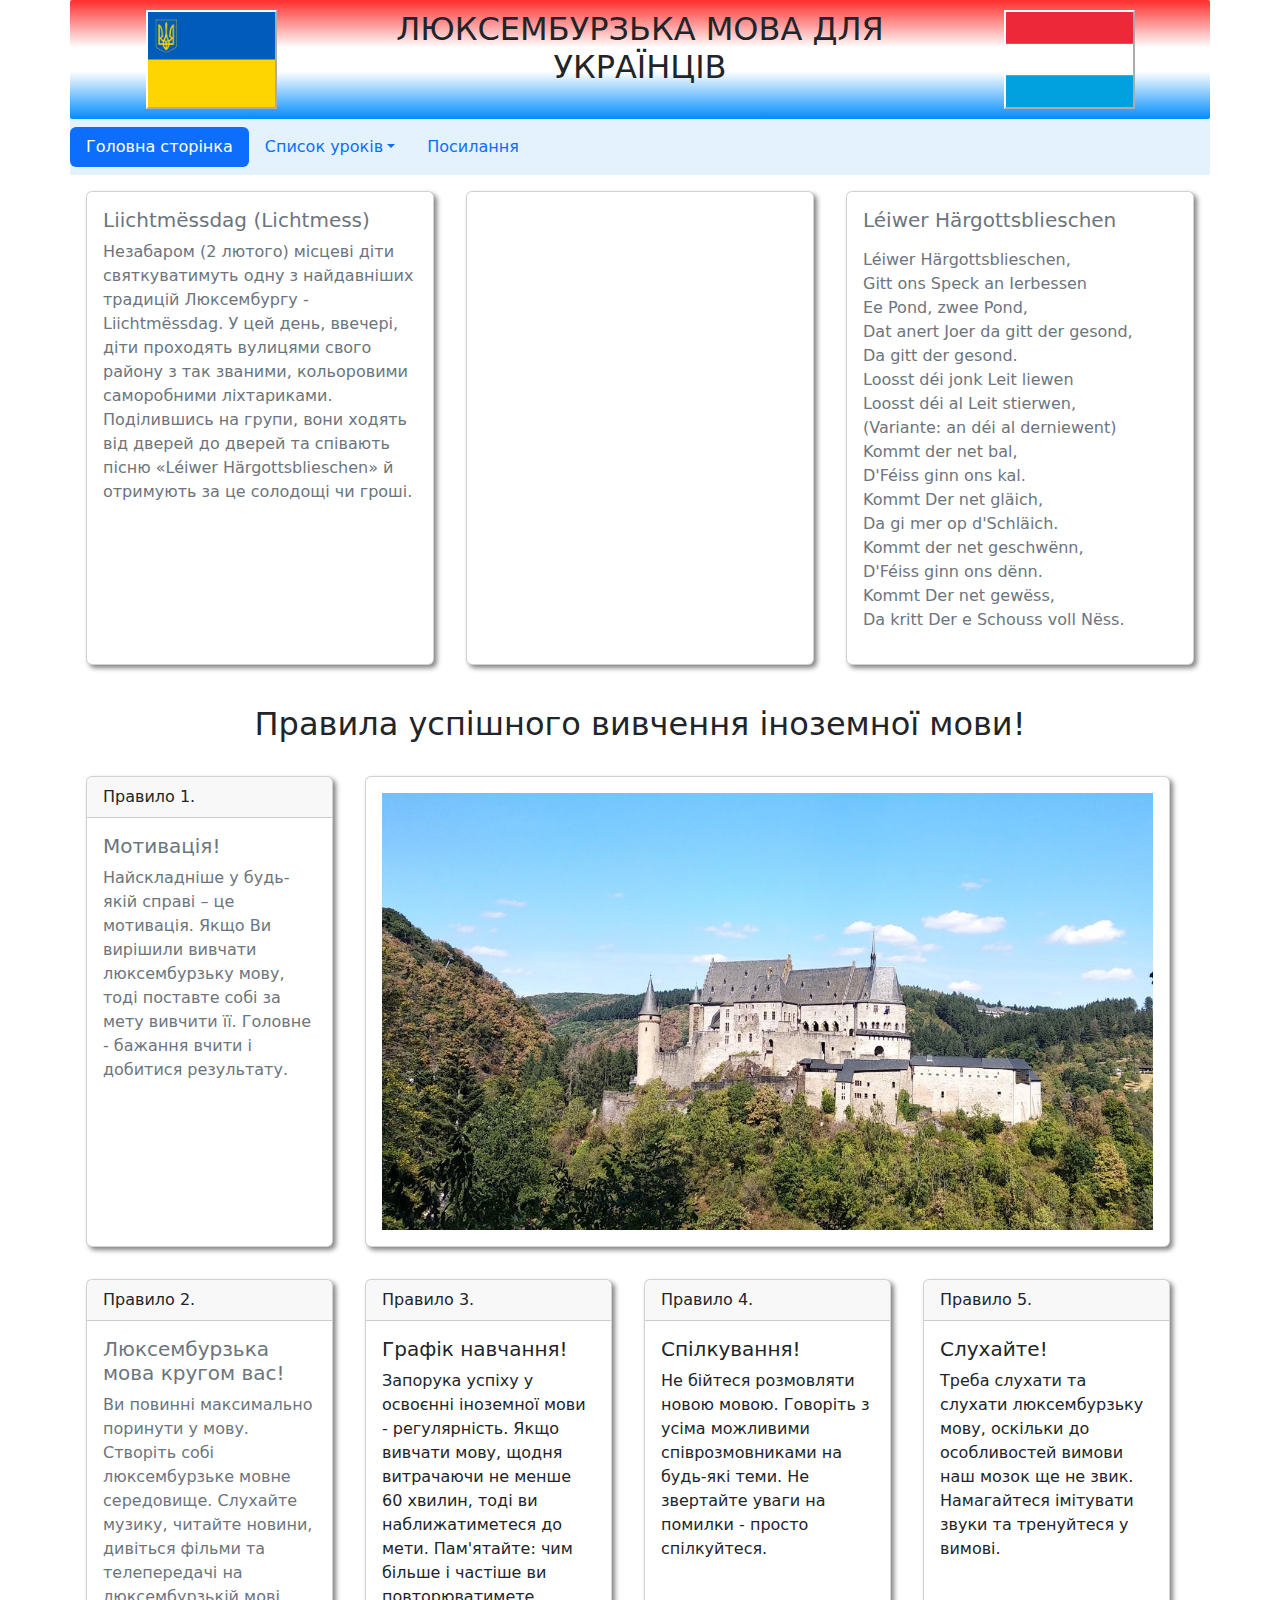
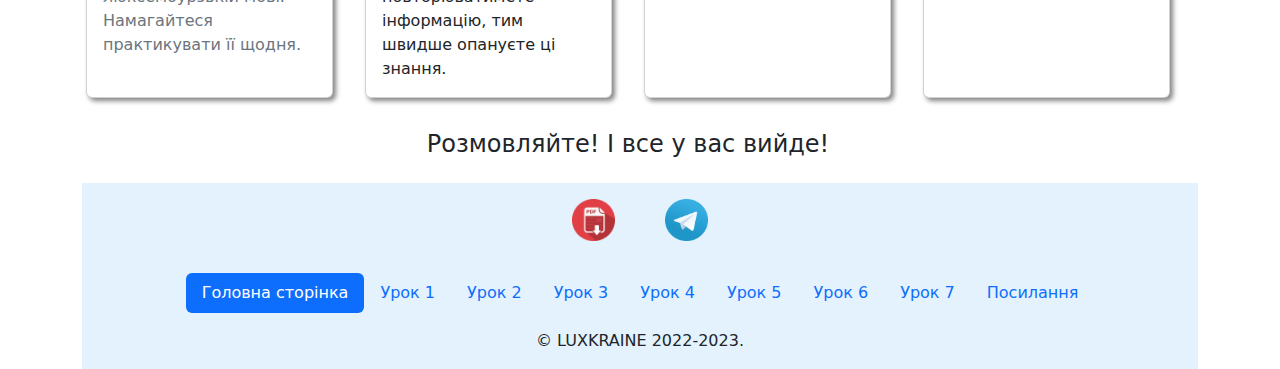
<file: index.html>
<!DOCTYPE html>
<html lang="en">
  <head>
    <meta charset="UTF-8" />
    <meta http-equiv="X-UA-Compatible" content="IE=edge" />
    <meta name="viewport" content="width=device-width, initial-scale=1.0" />
    <title>Головна сторінка</title>
    <link rel="stylesheet" href="style/bootstrap.min.css" />
    <link
      rel="stylesheet"
      type="text/css"
      href="style/green-audio-player.css"
    />
    <link rel="stylesheet" href="style/mystyle.css" />

    <script src="js/bootstrap.bundle.min.js"></script>
    <script src="js/green-audio-player.js"></script>
    <script src="js/myjs.js"></script>
  </head>
  <body>
    <div class="container header_lesson">
      <div class="row">
        <div class="col-lg-3 col-md-3 col-sm-3 images">
          <img
            id="images"
            class="img-fluid mx-auto d-block"
            width="50%"
            src="img/Flag_of_Ukraine.png"
          />
        </div>
        <div class="col-lg-6 col-md-6 col-sm-6">
          <h2 class="text-center text-uppercase">
            Люксембурзька мова для українців
          </h2>
        </div>
        <div class="col-lg-3 col-md-3 col-sm-3 images">
          <img
            id="images"
            class="img-fluid mx-auto d-block"
            width="50%"
            src="img/Flag_of_Luxembourg.svg.png"
          />
        </div>
      </div>
    </div>

    <div class="container">
      <div class="row">
        <nav class="navbar" style="background-color: var(--colHead)">
          <ul class="nav nav-pills">
            <li class="nav-item">
              <a
                class="nav-link active"
                aria-current="page"
                href="index.html"
                title="Homepage"
                >Головна сторінка</a
              >
            </li>
            <li class="nav-item dropdown">
              <a
                class="nav-link dropdown-toggle"
                data-bs-toggle="dropdown"
                href="#"
                role="button"
                aria-expanded="false"
                title="List of lessons"
                >Список уроків</a
              >
              <ul class="dropdown-menu">
                <li>
                  <a class="dropdown-item" href="lesson1.html" title="Lesson 1"
                    >Урок 1</a
                  >
                </li>
                <li>
                  <a class="dropdown-item" href="lesson2.html" title="Lesson 2"
                    >Урок 2</a
                  >
                </li>
                <li>
                  <a class="dropdown-item" href="lesson3.html" title="Lesson 3"
                    >Урок 3</a
                  >
                </li>
                <li>
                  <a class="dropdown-item" href="lesson4.html" title="Lesson 4"
                    >Урок 4</a
                  >
                </li>
                <li>
                  <a class="dropdown-item" href="lesson5.html" title="Lesson 5"
                    >Урок 5</a
                  >
                </li>
                <li>
                  <a class="dropdown-item" href="lesson6.html" title="Lesson 6"
                    >Урок 6</a
                  >
                </li>
                <li>
                  <a class="dropdown-item" href="lesson7.html" title="Lesson 7"
                    >Урок 7</a
                  >
                </li>
              </ul>
            </li>
            <li class="nav-item">
              <a class="nav-link" href="link.html" title="Links">Посилання</a>
            </li>
          </ul>
        </nav>
      </div>
    </div>

    <div class="container">
      <div class="row">
        <div class="col-lg-4 col-md-6 col-sm-12 p-3">
          <div class="card h-100 m-auto shad" style="max-width: 22rem">
            
            <div class="card-body text-secondary">
              <h5 class="card-title">Liichtmëssdag (Lichtmess)</h5>
              <p class="card-text">
                Незабаром (2 лютого) місцеві діти святкуватимуть одну з найдавніших традицій Люксембургу - Liichtmëssdag. У цей день, ввечері, діти проходять вулицями свого району з так званими, кольоровими саморобними ліхтариками. Поділившись на групи, вони ходять від дверей до дверей та співають пісню «Léiwer Härgottsblieschen» 
                й отримують за це солодощі чи гроші. </p>
            </div>
          </div>
        </div>
        <div class="col-lg-4 col-md-6 col-sm-12 p-3">
          <div class="card h-100 m-auto shad ratio ratio-16x9">
            <iframe width="560" height="315" src="https://www.youtube.com/embed/HG0xls47hl4" title="YouTube video player" frameborder="0" allow="accelerometer; autoplay; clipboard-write; encrypted-media; gyroscope; picture-in-picture; web-share" allowfullscreen></iframe>
          </div>
        </div>
        <div class="col-lg-4 col-md-6 col-sm-12 p-3">
          <div class="card h-100 m-auto shad" style="max-width: 22rem">
            <div class="card-body text-secondary">
              <h5 class="card-title">Léiwer Härgottsblieschen</h5>
              <p class="card-text">
                <div>Léiwer Härgottsblieschen,</div>
                <div>Gitt ons Speck an Ierbessen</div>
                <div>Ee Pond, zwee Pond,</div>
                <div>Dat anert Joer da gitt der gesond,</div>
                <div>Da gitt der gesond.</div>
                <div>Loosst déi jonk Leit liewen</div>
                <div>Loosst déi al Leit stierwen,</div>
                <div>(Variante: an déi al derniewent)</div>
                <div>Kommt der net bal,</div>
                <div>D'Féiss ginn ons kal.</div>
                <div>Kommt Der net gläich,</div>
                <div>Da gi mer op d'Schläich.</div>
                <div>Kommt der net geschwënn,</div>
                <div>D'Féiss ginn ons dënn.</div>
                <div>Kommt Der net gewëss,</div>
                <div>Da kritt Der e Schouss voll Nëss.</div> </p>
            </div>
          </div>
        </div>

      <p class="h2 text-center p-2 pt-4">
        Правила успішного вивчення іноземної мови!
      </p>
      <div class="row">
        <div class="col-lg-3 col-md-6 col-sm-12 p-3">
          <div class="card h-100 m-auto shad" style="max-width: 18rem">
            <div class="card-header">Правило 1.</div>
            <div class="card-body text-secondary">
              <h5 class="card-title">Мотивація!</h5>
              <p class="card-text">
                Найскладніше у будь-якій справі – це мотивація. Якщо Ви вирішили
                вивчати люксембурзьку мову, тоді поставте собі за мету вивчити її. Головне - бажання вчити і добитися результату.
              </p>
            </div>
          </div>
        </div>

        <div class="col-lg-9 col-md-6 col-sm-12 p-3">
          <div class="card h-100 m-auto shad">
            <div class="card-body">
              <div class="card-img-top h-100 img-fluid">
                <img src="img/footer.jpg" width="100%" alt="foto" />
              </div>
            </div>
          </div>
        </div>

        <div class="col-lg-3 col-md-6 col-sm-12 p-3">
          <div class="card h-100 m-auto shad" style="max-width: 18rem">
            <div class="card-header">Правило 2.</div>
            <div class="card-body text-secondary">
              <h5 class="card-title">Люксембурзька мова кругом вас!</h5>
              <p class="card-text">
                Ви повинні максимально поринути у мову. Створіть собі
                люксембурзьке мовне середовище. Слухайте музику, читайте новини,
                дивіться фільми та телепередачі на люксембурзькій мові.
                Намагайтеся практикувати її щодня.
              </p>
            </div>
          </div>
        </div>
        <div class="col-lg-3 col-md-6 col-sm-12 p-3">
          <div class="card h-100 m-auto shad" style="max-width: 18rem">
            <div class="card-header">Правило 3.</div>
            <div class="card-body">
              <h5 class="card-title">Графік навчання!</h5>
              <p class="card-text">
                Запорука успіху у освоєнні іноземної мови - регулярність. Якщо
                вивчати мову, щодня витрачаючи не менше 60 хвилин, тоді ви
                наближатиметеся до мети. Пам'ятайте: чим більше і частіше ви
                повторюватимете інформацію, тим швидше опануєте ці знання.
              </p>
            </div>
          </div>
        </div>

        <div class="col-lg-3 col-md-6 col-sm-12 p-3">
          <div class="card h-100 m-auto shad" style="max-width: 18rem">
            <div class="card-header">Правило 4.</div>
            <div class="card-body">
              <h5 class="card-title">Спілкування!</h5>
              <p class="card-text">
                Не бійтеся розмовляти новою мовою. Говоріть з усіма можливими
                співрозмовниками на будь-які теми. Не звертайте уваги на
                помилки - просто спілкуйтеся.
              </p>
            </div>
          </div>
        </div>

        <div class="col-lg-3 col-md-6 col-sm-12 p-3">
          <div class="card h-100 m-auto shad" style="max-width: 18rem">
            <div class="card-header">Правило 5.</div>
            <div class="card-body">
              <h5 class="card-title">Слухайте!</h5>
              <p class="card-text">
                Треба слухати та слухати люксембурзьку мову, оскільки до
                особливостей вимови наш мозок ще не звик. Намагайтеся імітувати
                звуки та тренуйтеся у вимові.
              </p>
            </div>
          </div>
        </div>

        <p class="h4 text-center p-3">Розмовляйте! І все у вас вийде!</p>
      </div>
    </div>

    <div class="container" style="background-color: var(--colHead)">
      <div class="row justify-content-center text-center">
        <div class="col-3 col-lg-1 col-md-2 col-sm-2 p-3">
          <a href="pdf/Lessons.pdf" target="_blank" title="PDF"
            ><img class="img-fluid hov" width="70%" src="img/pdf-icon.png"
          /></a>
        </div>
        <div class="col-3 col-lg-1 col-md-2 col-sm-2 p-3 text-center">
          <a
            href="https://t.me/+CLiMJfTA4UliN2My"
            target="_blank"
            title="Telegram"
            ><img
              class="img-fluid hov"
              width="70%"
              src="img/telegram-logo-png-0.png"
          /></a>
        </div>
        <div class="col-lg-12 col-md-12 col-sm-12 p-3">
          <ul class="nav nav-pills justify-content-center">
            <li class="nav-item">
              <a
                class="nav-link active hov"
                href="index.html"
                aria-current="page"
                title="Homepage"
                >Головна сторінка</a
              >
            </li>
            <li class="nav-item">
              <a class="nav-link" href="lesson1.html" title="Lesson 1"
                >Урок 1</a
              >
            </li>
            <li class="nav-item">
              <a class="nav-link" href="lesson2.html" title="Lesson 2"
                >Урок 2</a
              >
            </li>
            <li class="nav-item">
              <a class="nav-link" href="lesson3.html" title="Lesson 3"
                >Урок 3</a
              >
            </li>
            <li class="nav-item">
              <a class="nav-link" href="lesson4.html" title="Lesson 4"
                >Урок 4</a
              >
            </li>
            <li class="nav-item">
              <a class="nav-link" href="lesson5.html" title="Lesson 5"
                >Урок 5</a
              >
            </li>
            <li class="nav-item">
              <a class="nav-link" href="lesson6.html" title="Lesson 6"
                >Урок 6</a
              >
            </li>
            <li class="nav-item">
              <a class="nav-link" href="lesson7.html" title="Lesson 7"
                >Урок 7</a
              >
            </li>
            <li class="nav-item">
              <a class="nav-link" href="link.html" title="Links">Посилання</a>
            </li>
          </ul>
        </div>
        <div class="col-12">
          <div class="text-uppercase">
            <p>&copy Luxkraine 2022-2023.</p>
          </div>
        </div>
      </div>
    </div>
  </body>
</html>
</file>
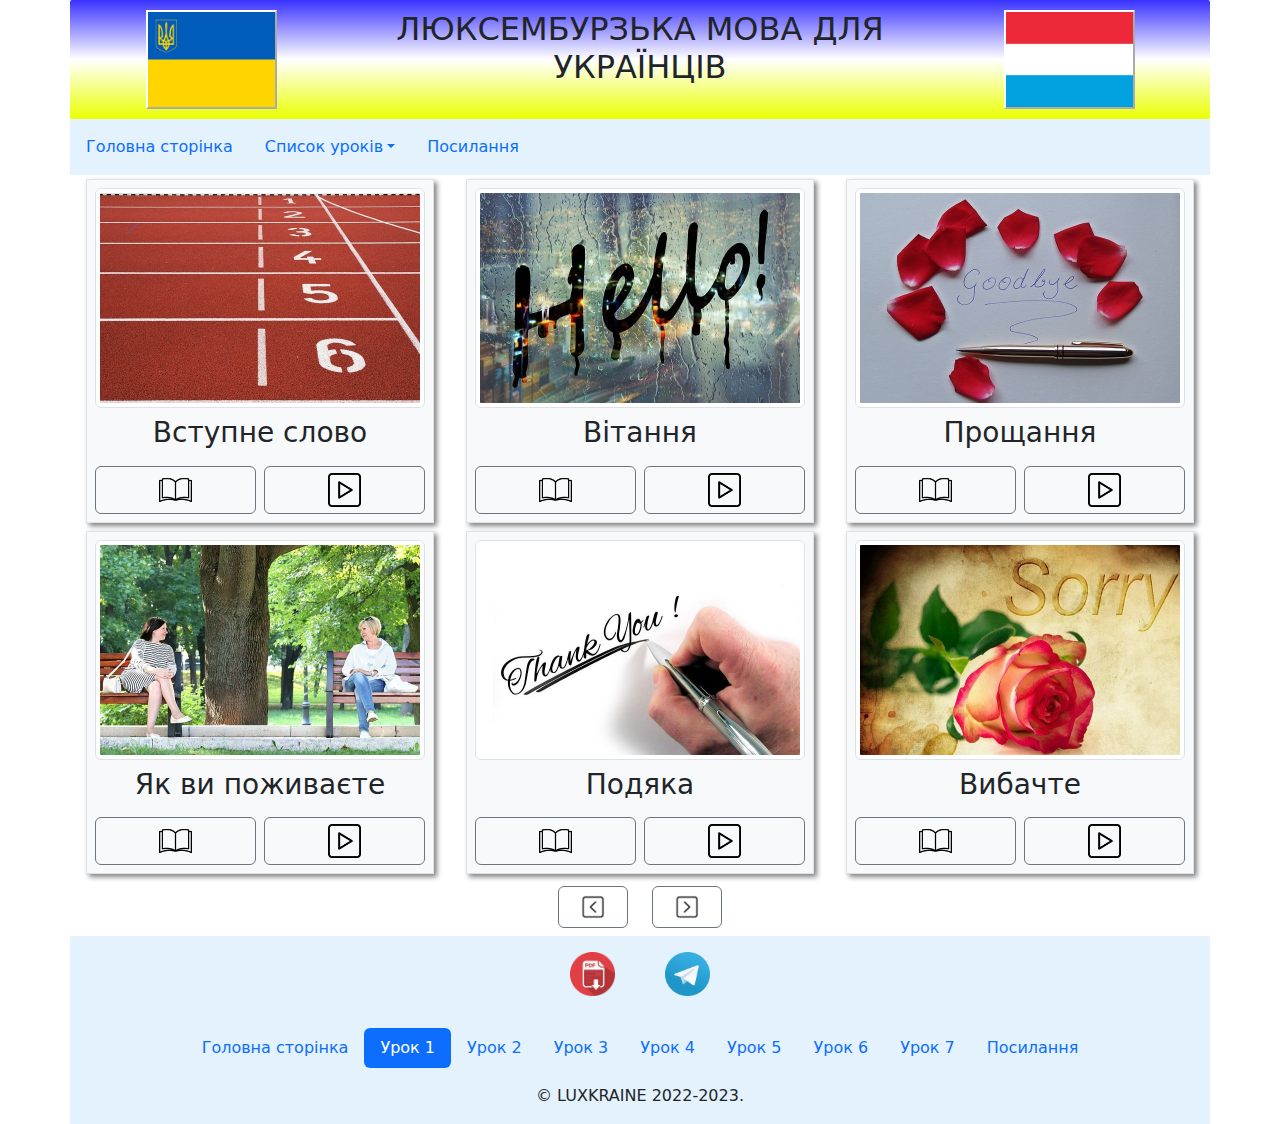
<file: lesson1.html>
<!DOCTYPE html>
<html lang="en">
  <head>
    <meta charset="UTF-8" />
    <meta http-equiv="X-UA-Compatible" content="IE=edge" />
    <meta name="viewport" content="width=device-width, initial-scale=1.0" />
    <title>Урок 1</title>

    <link rel="stylesheet" href="style/bootstrap.min.css" />
    <link
      rel="stylesheet"
      type="text/css"
      href="style/green-audio-player.css"
    />
    <link rel="stylesheet" href="style/mystyle.css" />

    <script src="js/bootstrap.bundle.min.js"></script>
    <script src="js/green-audio-player.js"></script>
    <script src="js/myjs.js"></script>
  </head>
  <body>
    <div class="container header">
      <div class="row">
        <div class="col-lg-3 col-md-3 col-sm-3 images">
          <img
            id="images"
            class="img-fluid mx-auto d-block"
            width="50%"
            src="img/Flag_of_Ukraine.png"
          />
        </div>
        <div class="col-lg-6 col-md-6 col-sm-6">
          <h2 class="text-center text-uppercase">
            Люксембурзька мова для українців
          </h2>
        </div>
        <div class="col-lg-3 col-md-3 col-sm-3 images">
          <img
            id="images"
            class="img-fluid mx-auto d-block"
            width="50%"
            src="img/Flag_of_Luxembourg.svg.png"
          />
        </div>
      </div>
    </div>
    <div class="container">
      <div class="row">
        <nav class="navbar" style="background-color: #e3f2fd">
          <ul class="nav">
            <li class="nav-item">
              <a class="nav-link" href="index.html" title="Homepage"
                >Головна сторінка</a
              >
            </li>
            <li class="nav-item dropdown">
              <a
                class="nav-link dropdown-toggle"
                data-bs-toggle="dropdown"
                href="lesson1.html"
                role="button"
                aria-expanded="false"
                title="List of lessons"
                >Список уроків</a
              >
              <ul class="dropdown-menu">
                <li>
                  <a
                    class="dropdown-item active"
                    aria-current="page"
                    href="lesson1.html"
                    title="Lesson 1"
                    >Урок 1</a
                  >
                </li>
                <li>
                  <a class="dropdown-item" href="lesson2.html" title="Lesson 2"
                    >Урок 2</a
                  >
                </li>
                <li>
                  <a class="dropdown-item" href="lesson3.html" title="Lesson 3"
                    >Урок 3</a
                  >
                </li>
                <li>
                  <a class="dropdown-item" href="lesson4.html" title="Lesson 4"
                    >Урок 4</a
                  >
                </li>
                <li>
                  <a class="dropdown-item" href="lesson5.html" title="Lesson 5"
                    >Урок 5</a
                  >
                </li>
                <li>
                  <a class="dropdown-item" href="lesson6.html" title="Lesson 6"
                    >Урок 6</a
                  >
                </li>
                <li>
                  <a class="dropdown-item" href="lesson7.html" title="Lesson 7"
                    >Урок 7</a
                  >
                </li>
              </ul>
            </li>
            <li class="nav-item">
              <a class="nav-link" href="link.html" title="Links">Посилання</a>
            </li>
          </ul>
        </nav>
      </div>
    </div>

    <div class="container">
      <div class="row">
        <div class="col-lg-4 col-md-6 col-sm-12">
          <div class="p-2 m-1 shad border bg-light">
            <img
              src="img/1.jpg"
              class="img-fluid img-thumbnail mx-auto d-block hov"
              alt="Hello"
            />
            <h3 class="text-center p-2">Вступне слово</h3>
            <div class="row gx-2">
              <div class="col-6">
                <button
                  class="btn btn-outline-secondary collapsed"
                  type="button"
                  data-bs-toggle="collapse"
                  data-bs-target="#multiCollapseExample1"
                  aria-expanded="false"
                  aria-controls="multiCollapseExample1"
                >
                  <img
                    src="img/read.png"
                    class="img-fluid"
                    width="25%"
                    alt="Текст"
                  />
                </button>
              </div>
              <div class="col-6">
                <button
                  class="btn btn-outline-secondary collapsed"
                  type="button"
                  data-bs-toggle="collapse"
                  data-bs-target="#multiCollapseExample2"
                  aria-expanded="false"
                  aria-controls="multiCollapseExample2"
                >
                  <img
                    src="img/play.png"
                    class="img-fluid"
                    width="25%"
                    alt="Аудіо плеєр"
                  />
                </button>
              </div>
            </div>

            <div class="collapse p-1" id="multiCollapseExample2">
              <div class="gap-example">
                <audio>
                  <source src="audio/1. Vstupne_slovo.mp3" type="audio/mpeg" />
                </audio>
              </div>
            </div>

            <div class="collapse p-1" id="multiCollapseExample1">
              <div class="card card-body">
                <table class="table table-hover">
                  <tr>
                    <td>Бажаємо легкого навчання!</td>
                  </tr>
                </table>
              </div>
            </div>
          </div>
        </div>

        <div class="col-lg-4 col-md-6 col-sm-12">
          <div class="p-2 m-1 shad border bg-light">
            <img
              src="img/2.jpg"
              class="img-fluid img-thumbnail mx-auto d-block hov"
              alt="Hello"
            />
            <h3 class="text-center p-2">Вітання</h3>
            <div class="row gx-2">
              <div class="col-6">
                <button
                  class="btn btn-outline-secondary collapsed"
                  type="button"
                  data-bs-toggle="collapse"
                  data-bs-target="#multiCollapseExample_1"
                  aria-expanded="false"
                  aria-controls="multiCollapseExample_1"
                >
                  <img
                    src="img/read.png"
                    class="img-fluid"
                    width="25%"
                    alt="Текст"
                  />
                </button>
              </div>
              <div class="col-6">
                <button
                  class="btn btn-outline-secondary collapsed"
                  type="button"
                  data-bs-toggle="collapse"
                  data-bs-target="#multiCollapseExample_2"
                  aria-expanded="false"
                  aria-controls="multiCollapseExample_2"
                >
                  <img
                    src="img/play.png"
                    class="img-fluid"
                    width="25%"
                    alt="Аудіо плеєр"
                  />
                </button>
              </div>
            </div>

            <div class="collapse p-1" id="multiCollapseExample_2">
              <div class="gap-example">
                <audio>
                  <source src="audio/2. Vitannia.mp3" type="audio/mpeg" />
                </audio>
              </div>
            </div>

            <div class="collapse p-1" id="multiCollapseExample_1">
              <div class="card card-body">
                <table class="table table-hover">
                  <tr>
                    <td>Здраствуйте!</td>
                    <td>Moien! Salut! Bonjour!</td>
                  </tr>
                  <tr>
                    <td>Доброго ранку!</td>
                    <td>Gudde Moien!</td>
                  </tr>
                  <tr>
                    <td>Доброго дня!</td>
                    <td>Gudde Mëtteg!</td>
                  </tr>
                  <tr>
                    <td>Доброго вечора!</td>
                    <td>Gudden Owend!</td>
                  </tr>
                </table>
              </div>
            </div>
          </div>
        </div>

        <div class="col-lg-4 col-md-6 col-sm-12">
          <div class="p-2 m-1 shad border bg-light">
            <img
              src="img/3.jpg"
              class="img-fluid img-thumbnail mx-auto d-block hov"
              alt="Hello"
            />
            <h3 class="text-center p-2">Прощання</h3>
            <div class="row gx-2">
              <div class="col-6">
                <button
                  class="btn btn-outline-secondary collapsed"
                  type="button"
                  data-bs-toggle="collapse"
                  data-bs-target="#multiCollapseExample_3"
                  aria-expanded="false"
                  aria-controls="multiCollapseExample_3"
                >
                  <img
                    src="img/read.png"
                    class="img-fluid"
                    width="25%"
                    alt="Текст"
                  />
                </button>
              </div>
              <div class="col-6">
                <button
                  class="btn btn-outline-secondary collapsed"
                  type="button"
                  data-bs-toggle="collapse"
                  data-bs-target="#multiCollapseExample_4"
                  aria-expanded="false"
                  aria-controls="multiCollapseExample_4"
                >
                  <img
                    src="img/play.png"
                    class="img-fluid"
                    width="25%"
                    alt="Аудіо плеєр"
                  />
                </button>
              </div>
            </div>

            <div class="collapse p-1" id="multiCollapseExample_4">
              <div class="gap-example">
                <audio>
                  <source src="audio/3. Proschannia.mp3" type="audio/mpeg" />
                </audio>
              </div>
            </div>

            <div class="collapse p-1" id="multiCollapseExample_3">
              <div class="card card-body">
                <table class="table table-hover">
                  <tr>
                    <td>До побачення!</td>
                    <td>Äddi! Awuer!</td>
                  </tr>
                  <tr>
                    <td>До наступнх зустрічей!</td>
                    <td>Bis soss eng Kéier!</td>
                  </tr>
                </table>
              </div>
            </div>
          </div>
        </div>

        <div class="col-lg-4 col-md-6 col-sm-12">
          <div class="p-2 m-1 shad border bg-light">
            <img
              src="img/4.jpg"
              class="img-fluid img-thumbnail mx-auto d-block hov"
              alt="Як ви поживаєте"
            />
            <h3 class="text-center p-2">Як ви поживаєте</h3>
            <div class="row gx-2">
              <div class="col-6">
                <button
                  class="btn btn-outline-secondary collapsed"
                  type="button"
                  data-bs-toggle="collapse"
                  data-bs-target="#multiCollapseExample_5"
                  aria-expanded="false"
                  aria-controls="multiCollapseExample_5"
                >
                  <img
                    src="img/read.png"
                    class="img-fluid"
                    width="25%"
                    alt="Текст"
                  />
                </button>
              </div>
              <div class="col-6">
                <button
                  class="btn btn-outline-secondary collapsed"
                  type="button"
                  data-bs-toggle="collapse"
                  data-bs-target="#multiCollapseExample_6"
                  aria-expanded="false"
                  aria-controls="multiCollapseExample_6"
                >
                  <img
                    src="img/play.png"
                    class="img-fluid"
                    width="25%"
                    alt="Аудіо плеєр"
                  />
                </button>
              </div>
            </div>

            <div class="collapse p-1" id="multiCollapseExample_6">
              <div class="gap-example">
                <audio>
                  <source
                    src="audio/4. Yak_vu_pozhivaete.mp3"
                    type="audio/mpeg"
                  />
                </audio>
              </div>
            </div>

            <div class="collapse p-1" id="multiCollapseExample_5">
              <div class="card card-body">
                <table class="table table-hover">
                  <tr>
                    <td>Як ви?</td>
                    <td>Wéi ass et?</td>
                  </tr>
                  <tr>
                    <td>Як ви поживаєте?</td>
                    <td>Wéi geet et lech?</td>
                  </tr>
                  <tr>
                    <td>Дякую, в мене все добре.</td>
                    <td>Merci, et geet mir gutt.</td>
                  </tr>
                  <tr>
                    <td>Все добре!</td>
                    <td>Et geet. Ça va.</td>
                  </tr>
                  <tr>
                    <td>В мене не все гаразд.</td>
                    <td>Et geet mir nët sou gutt.</td>
                  </tr>
                </table>
              </div>
            </div>
          </div>
        </div>

        <div class="col-lg-4 col-md-6 col-sm-12">
          <div class="p-2 m-1 shad border bg-light">
            <img
              src="img/5.jpg"
              class="img-fluid img-thumbnail mx-auto d-block hov"
              alt="Подяка"
            />
            <h3 class="text-center p-2">Подяка</h3>
            <div class="row gx-2">
              <div class="col-6">
                <button
                  class="btn btn-outline-secondary collapsed"
                  type="button"
                  data-bs-toggle="collapse"
                  data-bs-target="#multiCollapseExample_7"
                  aria-expanded="false"
                  aria-controls="multiCollapseExample_7"
                >
                  <img
                    src="img/read.png"
                    class="img-fluid"
                    width="25%"
                    alt="Текст"
                  />
                </button>
              </div>
              <div class="col-6">
                <button
                  class="btn btn-outline-secondary collapsed"
                  type="button"
                  data-bs-toggle="collapse"
                  data-bs-target="#multiCollapseExample_8"
                  aria-expanded="false"
                  aria-controls="multiCollapseExample_8"
                >
                  <img
                    src="img/play.png"
                    class="img-fluid"
                    width="25%"
                    alt="Аудіо плеєр"
                  />
                </button>
              </div>
            </div>

            <div class="collapse p-1" id="multiCollapseExample_8">
              <div class="gap-example">
                <audio>
                  <source src="audio/5. Podiaka.mp3" type="audio/mpeg" />
                </audio>
              </div>
            </div>

            <div class="collapse p-1" id="multiCollapseExample_7">
              <div class="card card-body">
                <table class="table table-hover">
                  <tr>
                    <td>Дякую!</td>
                    <td>Merci!</td>
                  </tr>
                  <tr>
                    <td>Дуже дякую!</td>
                    <td>Merci vill Mols!</td>
                  </tr>
                  <tr>
                    <td>Дякую, це дуже мило!</td>
                    <td>Merci, et ass gans léif.</td>
                  </tr>
                  <tr>
                    <td>Нема за що!</td>
                    <td>Gär geschitt. Gär! Keen Thema!</td>
                  </tr>
                  <tr>
                    <td>Від щирого серця!</td>
                    <td>Dat kënnt vum Härz!</td>
                  </tr>
                </table>
              </div>
            </div>
          </div>
        </div>

        <div class="col-lg-4 col-md-6 col-sm-12">
          <div class="p-2 m-1 shad border bg-light">
            <img
              src="img/6.jpg"
              class="img-fluid img-thumbnail mx-auto d-block hov"
              alt="Вибачте"
            />
            <h3 class="text-center p-2">Вибачте</h3>
            <div class="row gx-2">
              <div class="col-6">
                <button
                  class="btn btn-outline-secondary collapsed"
                  type="button"
                  data-bs-toggle="collapse"
                  data-bs-target="#multiCollapseExample_9"
                  aria-expanded="false"
                  aria-controls="multiCollapseExample_9"
                >
                  <img
                    src="img/read.png"
                    class="img-fluid"
                    width="25%"
                    alt="Текст"
                  />
                </button>
              </div>
              <div class="col-6">
                <button
                  class="btn btn-outline-secondary collapsed"
                  type="button"
                  data-bs-toggle="collapse"
                  data-bs-target="#multiCollapseExample_10"
                  aria-expanded="false"
                  aria-controls="multiCollapseExample_10"
                >
                  <img
                    src="img/play.png"
                    class="img-fluid"
                    width="25%"
                    alt="Аудіо плеєр"
                  />
                </button>
              </div>
            </div>

            <div class="collapse p-1" id="multiCollapseExample_10">
              <div class="gap-example">
                <audio>
                  <source src="audio/6. Vubachte.mp3" type="audio/mpeg" />
                </audio>
              </div>
            </div>

            <div class="collapse p-1" id="multiCollapseExample_9">
              <div class="card card-body">
                <table class="table table-hover">
                  <tr>
                    <td>Вибачте!</td>
                    <td>Et deet mer leed! Sorry! Pardon! Entschëllegt!</td>
                  </tr>
                  <tr>
                    <td>Нема за що!</td>
                    <td>Et ass nët schlëmm! Kéng Affaire!</td>
                  </tr>
                </table>
              </div>
            </div>
          </div>
        </div>

        <div class="row justify-content-center p-2 m-0">
          <div class="col-4 col-lg-1 col-md-2 col-sm-3">
            <button
              class="btn btn-outline-secondary"
              type="button"
              onclick="window.location.href='index.html';"
            >
              <img src="img/left.png" class="img-fluid" width="65%" />
            </button>
          </div>
          <div class="col-4 col-lg-1 col-md-2 col-sm-3">
            <button
              class="btn btn-outline-secondary"
              type="button"
              onclick="window.location.href='lesson2.html';"
            >
              <img src="img/right.png" class="img-fluid" width="65%" />
            </button>
          </div>
        </div>
      </div>
    </div>

    <div class="container" style="background-color: var(--colHead)">
      <div class="row justify-content-center text-center">
        <div class="col-3 col-lg-1 col-md-2 col-sm-2 p-3">
          <a href="pdf/Lessons.pdf" target="_blank" title="PDF"
            ><img class="img-fluid hov" width="70%" src="img/pdf-icon.png"
          /></a>
        </div>
        <div class="col-3 col-lg-1 col-md-2 col-sm-2 p-3 text-center">
          <a
            href="https://t.me/+CLiMJfTA4UliN2My"
            target="_blank"
            title="Telegram"
            ><img
              class="img-fluid hov"
              width="70%"
              src="img/telegram-logo-png-0.png"
          /></a>
        </div>
        <div class="col-lg-12 col-md-12 col-sm-12 p-3">
          <ul class="nav nav-pills justify-content-center">
            <li class="nav-item">
              <a class="nav-link" href="index.html" title="Homepage"
                >Головна сторінка</a
              >
            </li>
            <li class="nav-item">
              <a
                class="nav-link active hov"
                href="lesson1.html"
                aria-current="page"
                title="Lesson 1"
                >Урок 1</a
              >
            </li>
            <li class="nav-item">
              <a class="nav-link" href="lesson2.html" title="Lesson 2"
                >Урок 2</a
              >
            </li>
            <li class="nav-item">
              <a class="nav-link" href="lesson3.html" title="Lesson 3"
                >Урок 3</a
              >
            </li>
            <li class="nav-item">
              <a class="nav-link" href="lesson4.html" title="Lesson 4"
                >Урок 4</a
              >
            </li>
            <li class="nav-item">
              <a class="nav-link" href="lesson5.html" title="Lesson 5"
                >Урок 5</a
              >
            </li>
            <li class="nav-item">
              <a class="nav-link" href="lesson6.html" title="Lesson 6"
                >Урок 6</a
              >
            </li>
            <li class="nav-item">
              <a class="nav-link" href="lesson7.html" title="Lesson 7"
                >Урок 7</a
              >
            </li>
            <li class="nav-item">
              <a class="nav-link" href="link.html" title="Links">Посилання</a>
            </li>
          </ul>
        </div>
        <div class="col-12">
          <div class="text-uppercase">
            <p>&copy Luxkraine 2022-2023.</p>
          </div>
        </div>
      </div>
    </div>
  </body>
</html>
</file>
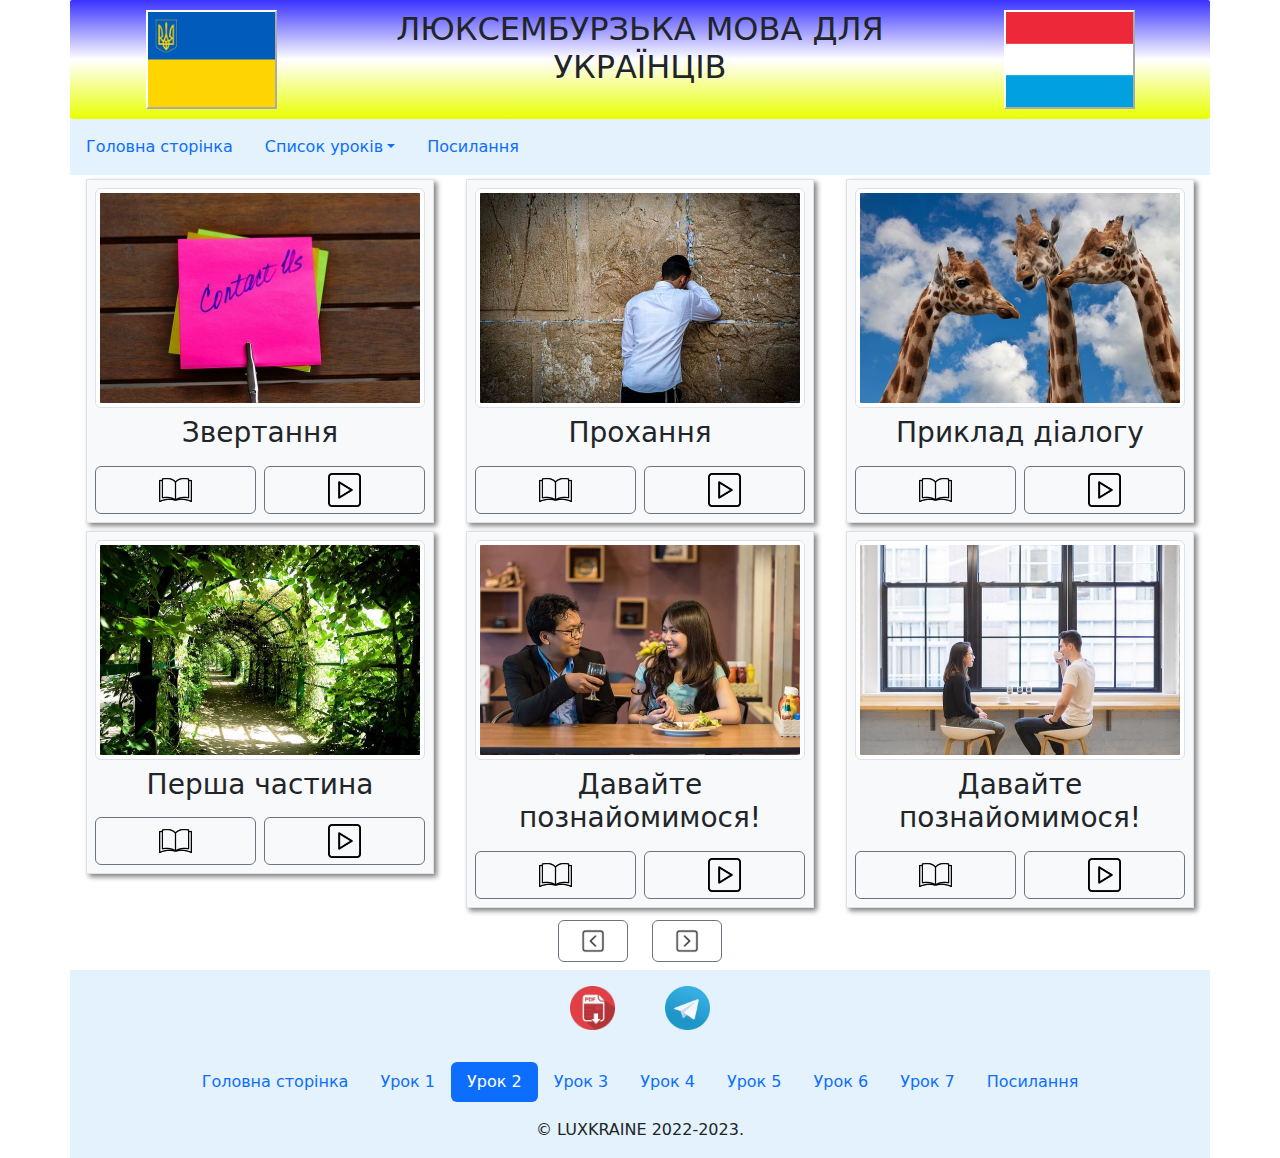
<file: lesson2.html>
<!DOCTYPE html>
<html lang="en">
  <head>
    <meta charset="UTF-8" />
    <meta http-equiv="X-UA-Compatible" content="IE=edge" />
    <meta name="viewport" content="width=device-width, initial-scale=1.0" />
    <title>Урок 2</title>
    <link rel="stylesheet" href="style/bootstrap.min.css" />
    <link
      rel="stylesheet"
      type="text/css"
      href="style/green-audio-player.css"
    />
    <link rel="stylesheet" href="style/mystyle.css" />

    <script src="js/bootstrap.bundle.min.js"></script>
    <script src="js/green-audio-player.js"></script>
    <script src="js/myjs.js"></script>
  </head>
  <body>
    <div class="container header">
      <div class="row">
        <div class="col-lg-3 col-md-3 col-sm-3 images">
          <img
            id="images"
            class="img-fluid mx-auto d-block"
            width="50%"
            src="img/Flag_of_Ukraine.png"
          />
        </div>
        <div class="col-lg-6 col-md-6 col-sm-6">
          <h2 class="text-center text-uppercase">
            Люксембурзька мова для українців
          </h2>
        </div>
        <div class="col-lg-3 col-md-3 col-sm-3 images">
          <img
            id="images"
            class="img-fluid mx-auto d-block"
            width="50%"
            src="img/Flag_of_Luxembourg.svg.png"
          />
        </div>
      </div>
    </div>
    <div class="container">
      <div class="row">
        <nav class="navbar" style="background-color: #e3f2fd">
          <ul class="nav">
            <li class="nav-item">
              <a class="nav-link" href="index.html" title="Homepage"
                >Головна сторінка</a
              >
            </li>
            <li class="nav-item dropdown">
              <a
                class="nav-link dropdown-toggle"
                data-bs-toggle="dropdown"
                href="lesson1.html"
                role="button"
                aria-expanded="false"
                title="List of lessons"
                >Список уроків</a
              >
              <ul class="dropdown-menu">
                <li>
                  <a class="dropdown-item" href="lesson1.html" title="Lesson 1"
                    >Урок 1</a
                  >
                </li>
                <li>
                  <a
                    class="dropdown-item active"
                    aria-current="page"
                    href="lesson2.html"
                    title="Lesson 2"
                    >Урок 2</a
                  >
                </li>
                <li>
                  <a class="dropdown-item" href="lesson3.html" title="Lesson 3"
                    >Урок 3</a
                  >
                </li>
                <li>
                  <a class="dropdown-item" href="lesson4.html" title="Lesson 4"
                    >Урок 4</a
                  >
                </li>
                <li>
                  <a class="dropdown-item" href="lesson5.html" title="Lesson 5"
                    >Урок 5</a
                  >
                </li>
                <li>
                  <a class="dropdown-item" href="lesson6.html" title="Lesson 6"
                    >Урок 6</a
                  >
                </li>
                <li>
                  <a class="dropdown-item" href="lesson7.html" title="Lesson 7"
                    >Урок 7</a
                  >
                </li>
              </ul>
            </li>
            <li class="nav-item">
              <a class="nav-link" href="link.html" title="Links">Посилання</a>
            </li>
          </ul>
        </nav>
      </div>
    </div>

    <div class="container">
      <div class="row">
        <div class="col-lg-4 col-md-6 col-sm-12">
          <div class="p-2 m-1 shad border bg-light">
            <img
              src="img/7.jpg"
              class="img-fluid img-thumbnail mx-auto d-block hov"
              alt="Hello"
            />
            <h3 class="text-center p-2">Звертання</h3>
            <div class="row gx-2">
              <div class="col-6">
                <button
                  class="btn btn-outline-secondary collapsed"
                  type="button"
                  data-bs-toggle="collapse"
                  data-bs-target="#multiCollapseExample1"
                  aria-expanded="false"
                  aria-controls="multiCollapseExample1"
                >
                  <img
                    src="img/read.png"
                    class="img-fluid"
                    width="25%"
                    alt="Текст"
                  />
                </button>
              </div>
              <div class="col-6">
                <button
                  class="btn btn-outline-secondary collapsed"
                  type="button"
                  data-bs-toggle="collapse"
                  data-bs-target="#multiCollapseExample2"
                  aria-expanded="false"
                  aria-controls="multiCollapseExample2"
                >
                  <img
                    src="img/play.png"
                    class="img-fluid"
                    width="25%"
                    alt="Аудіо плеєр"
                  />
                </button>
              </div>
            </div>

            <div class="collapse p-1" id="multiCollapseExample2">
              <div class="gap-example">
                <audio>
                  <source src="audio/7. Zvertannia.mp3" type="audio/mpeg" />
                </audio>
              </div>
            </div>

            <div class="collapse p-1" id="multiCollapseExample1">
              <div class="card card-body">
                <table class="table table-hover">
                  <tr>
                    <td>Пані!</td>
                    <td>Madame!</td>
                  </tr>
                  <tr>
                    <td>Пане!</td>
                    <td>Monsieur!</td>
                  </tr>
                  <tr>
                    <td>Вибачте!</td>
                    <td>Pardon! Entschëllegt!</td>
                  </tr>
                </table>
              </div>
            </div>
          </div>
        </div>

        <div class="col-lg-4 col-md-6 col-sm-12">
          <div class="p-2 m-1 shad border bg-light">
            <img
              src="img/8.jpg"
              class="img-fluid img-thumbnail mx-auto d-block hov"
              alt="Hello"
            />
            <h3 class="text-center p-2">Прохання</h3>
            <div class="row gx-2">
              <div class="col-6">
                <button
                  class="btn btn-outline-secondary collapsed"
                  type="button"
                  data-bs-toggle="collapse"
                  data-bs-target="#multiCollapseExample_1"
                  aria-expanded="false"
                  aria-controls="multiCollapseExample_1"
                >
                  <img
                    src="img/read.png"
                    class="img-fluid"
                    width="25%"
                    alt="Текст"
                  />
                </button>
              </div>
              <div class="col-6">
                <button
                  class="btn btn-outline-secondary collapsed"
                  type="button"
                  data-bs-toggle="collapse"
                  data-bs-target="#multiCollapseExample_2"
                  aria-expanded="false"
                  aria-controls="multiCollapseExample_2"
                >
                  <img
                    src="img/play.png"
                    class="img-fluid"
                    width="25%"
                    alt="Аудіо плеєр"
                  />
                </button>
              </div>
            </div>

            <div class="collapse p-1" id="multiCollapseExample_2">
              <div class="gap-example">
                <audio>
                  <source src="audio/8. Prochannia.mp3" type="audio/mpeg" />
                </audio>
              </div>
            </div>

            <div class="collapse p-1" id="multiCollapseExample_1">
              <div class="card card-body">
                <table class="table table-hover">
                  <tr>
                    <td>Будь ласка!</td>
                    <td>Wann ech gelift! (скорочено - w.e.g.)</td>
                  </tr>
                  <tr>
                    <td>Вибачте, пані, чи могли б Ви...?</td>
                    <td>Entschëllegt, Madame, kënnt Dir...?</td>
                  </tr>
                  <tr>
                    <td>Чи могли б Ви, будь ласка, ...?</td>
                    <td>Kënnt Dir, w.e.g, ...?</td>
                  </tr>
                </table>
              </div>
            </div>
          </div>
        </div>

        <div class="col-lg-4 col-md-6 col-sm-12">
          <div class="p-2 m-1 shad border bg-light">
            <img
              src="img/9.jpg"
              class="img-fluid img-thumbnail mx-auto d-block hov"
              alt="Hello"
            />
            <h3 class="text-center p-2">Приклад діалогу</h3>
            <div class="row gx-2">
              <div class="col-6">
                <button
                  class="btn btn-outline-secondary collapsed"
                  type="button"
                  data-bs-toggle="collapse"
                  data-bs-target="#multiCollapseExample_3"
                  aria-expanded="false"
                  aria-controls="multiCollapseExample_3"
                >
                  <img
                    src="img/read.png"
                    class="img-fluid"
                    width="25%"
                    alt="Текст"
                  />
                </button>
              </div>
              <div class="col-6">
                <button
                  class="btn btn-outline-secondary collapsed"
                  type="button"
                  data-bs-toggle="collapse"
                  data-bs-target="#multiCollapseExample_4"
                  aria-expanded="false"
                  aria-controls="multiCollapseExample_4"
                >
                  <img
                    src="img/play.png"
                    class="img-fluid"
                    width="25%"
                    alt="Аудіо плеєр"
                  />
                </button>
              </div>
            </div>

            <div class="collapse p-1" id="multiCollapseExample_4">
              <div class="gap-example">
                <audio>
                  <source
                    src="audio/9. Pruklad_dialogu_1.mp3"
                    type="audio/mpeg"
                  />
                </audio>
              </div>
            </div>

            <div class="collapse p-1" id="multiCollapseExample_3">
              <div class="card card-body">
                <table class="table table-hover">
                  <tr>
                    <td>
                      - Вибачте, пані, чи могли б Ви сказати, де знаходиться
                      пошта?
                    </td>
                    <td>
                      - Entschëllegt, Madame, kënnt Dir, mir w.e.g soen, wou hei
                      d'Post ass?
                    </td>
                  </tr>
                  <tr>
                    <td> - Звичайно. Пошта через дорогу.</td>
                    <td> - Sëcher, d'Post ass vis-à-vis.</td>
                  </tr>
                  <tr>
                    <td> - Дуже дякую!</td>
                    <td> - Merci villmols!</td>
                  </tr>
                  <tr>
                    <td> - Нема за що!</td>
                    <td> - Et ass näischt!</td>
                  </tr>
                </table>
              </div>
            </div>
          </div>
        </div>

        <div class="col-lg-4 col-md-6 col-sm-12">
          <div class="p-2 m-1 shad border bg-light">
            <img
              src="img/10.jpg"
              class="img-fluid img-thumbnail mx-auto d-block hov"
              alt="Як ви поживаєте"
            />
            <h3 class="text-center p-2">Перша частина</h3>
            <div class="row gx-2">
              <div class="col-6">
                <button
                  class="btn btn-outline-secondary collapsed"
                  type="button"
                  data-bs-toggle="collapse"
                  data-bs-target="#multiCollapseExample_5"
                  aria-expanded="false"
                  aria-controls="multiCollapseExample_5"
                >
                  <img
                    src="img/read.png"
                    class="img-fluid"
                    width="25%"
                    alt="Текст"
                  />
                </button>
              </div>
              <div class="col-6">
                <button
                  class="btn btn-outline-secondary collapsed"
                  type="button"
                  data-bs-toggle="collapse"
                  data-bs-target="#multiCollapseExample_6"
                  aria-expanded="false"
                  aria-controls="multiCollapseExample_6"
                >
                  <img
                    src="img/play.png"
                    class="img-fluid"
                    width="25%"
                    alt="Аудіо плеєр"
                  />
                </button>
              </div>
            </div>

            <div class="collapse p-1" id="multiCollapseExample_6">
              <div class="gap-example">
                <audio>
                  <source
                    src="audio/10.Pidsumkove_zachutuvannia_chactuna1.mp3"
                    type="audio/mpeg"
                  />
                </audio>
              </div>
            </div>

            <div class="collapse p-1" id="multiCollapseExample_5">
              <div class="card card-body">
                <table class="table table-hover">
                  <tr>
                    <td>Здраствуйте!</td>
                    <td>Moien! Salut! Bonjour!</td>
                  </tr>
                  <tr>
                    <td>Доброго ранку!</td>
                    <td>Gudde Moien!</td>
                  </tr>
                  <tr>
                    <td>Доброго дня!</td>
                    <td>Gudde Mëtteg!</td>
                  </tr>
                  <tr>
                    <td>Доброго вечора!</td>
                    <td>Gudden Owend!</td>
                  </tr>
                  <tr>
                    <td>До побачення!</td>
                    <td>Äddi! Awuer!</td>
                  </tr>
                  <tr>
                    <td>До наступнх зустрічей!</td>
                    <td>Bis soss eng Kéier!</td>
                  </tr>
                  <tr>
                    <td>Як ви?</td>
                    <td>Wéi ass et?</td>
                  </tr>
                  <tr>
                    <td>Як ви поживаєте?</td>
                    <td>Wéi geet et lech?</td>
                  </tr>
                  <tr>
                    <td>Дякую, в мене все добре.</td>
                    <td>Merci, et geet mir gutt.</td>
                  </tr>
                  <tr>
                    <td>Все добре!</td>
                    <td>Et geet. Ça va.</td>
                  </tr>
                  <tr>
                    <td>В мене не все гаразд.</td>
                    <td>Et geet mir nët sou gutt.</td>
                  </tr>
                  <tr>
                    <td>Дякую!</td>
                    <td>Merci!</td>
                  </tr>
                  <tr>
                    <td>Дуже дякую!</td>
                    <td>Merci vill Mols!</td>
                  </tr>
                  <tr>
                    <td>Дякую, це дуже мило!</td>
                    <td>Merci, et ass gans léif.</td>
                  </tr>
                  <tr>
                    <td>Нема за що!</td>
                    <td>Gär geschitt. Gär! Keen Thema!</td>
                  </tr>
                  <tr>
                    <td>Від щирого серця!</td>
                    <td>Dat kënnt vum Härz!</td>
                  </tr>
                  <tr>
                    <td>Вибачте!</td>
                    <td>Et deet mer leed! Sorry! Pardon! Entschëllegt!</td>
                  </tr>
                  <tr>
                    <td>Нема за що!</td>
                    <td>Et ass nët schlëmm! Kéng Affaire!</td>
                  </tr>
                  <tr>
                    <td>Пані!</td>
                    <td>Madame!</td>
                  </tr>
                  <tr>
                    <td>Пане!</td>
                    <td>Monsieur!</td>
                  </tr>
                  <tr>
                    <td>Вибачте!</td>
                    <td>Pardon! Entschëllegt!</td>
                  </tr>
                  <tr>
                    <td>Будь ласка!</td>
                    <td>Wann ech gelift! (скорочено - w.e.g.)</td>
                  </tr>
                  <tr>
                    <td>Вибачте, пані, чи могли б Ви...?</td>
                    <td>Entschëllegt, Madame, kënnt Dir...?</td>
                  </tr>
                  <tr>
                    <td>Чи могли б Ви, будь ласка, ...?</td>
                    <td>Kënnt Dir, w.e.g, ...?</td>
                  </tr>
                </table>
              </div>
            </div>
          </div>
        </div>

        <div class="col-lg-4 col-md-6 col-sm-12">
          <div class="p-2 m-1 shad border bg-light">
            <img
              src="img/11.jpg"
              class="img-fluid img-thumbnail mx-auto d-block hov"
              alt="Подяка"
            />
            <h3 class="text-center p-2">Давайте познайомимося!</h3>
            <div class="row gx-2">
              <div class="col-6">
                <button
                  class="btn btn-outline-secondary collapsed"
                  type="button"
                  data-bs-toggle="collapse"
                  data-bs-target="#multiCollapseExample_7"
                  aria-expanded="false"
                  aria-controls="multiCollapseExample_7"
                >
                  <img
                    src="img/read.png"
                    class="img-fluid"
                    width="25%"
                    alt="Текст"
                  />
                </button>
              </div>
              <div class="col-6">
                <button
                  class="btn btn-outline-secondary collapsed"
                  type="button"
                  data-bs-toggle="collapse"
                  data-bs-target="#multiCollapseExample_8"
                  aria-expanded="false"
                  aria-controls="multiCollapseExample_8"
                >
                  <img
                    src="img/play.png"
                    class="img-fluid"
                    width="25%"
                    alt="Аудіо плеєр"
                  />
                </button>
              </div>
            </div>

            <div class="collapse p-1" id="multiCollapseExample_8">
              <div class="gap-example">
                <audio>
                  <source
                    src="audio/11. Davayte_poznayomumosia_1.mp3"
                    type="audio/mpeg"
                  />
                </audio>
              </div>
            </div>

            <div class="collapse p-1" id="multiCollapseExample_7">
              <div class="card card-body">
                <table class="table table-hover">
                  <tr>
                    <td>Мене звати Леся.</td>
                    <td>Ech heesche Lecya.</td>
                  </tr>
                  <tr>
                    <td>Моє ім'я Леся.</td>
                    <td>Mäin Virnumm ass Lecya.</td>
                  </tr>
                  <tr>
                    <td>Моє прізвище Мюллер.</td>
                    <td>Mäi Familljennumm ass Müller.</td>
                  </tr>
                  <tr>
                    <td>Я Леся Мюллер.</td>
                    <td>Ech sin d'Lecya Müller.</td>
                  </tr>
                  <tr>
                    <td>Звідки Ви?</td>
                    <td>Vu wou kommt Dir?</td>
                  </tr>
                  <tr>
                    <td>Я з України.</td>
                    <td>Ech kommen aus der Ukraine.</td>
                  </tr>
                  <tr>
                    <td>Я українка/українець.</td>
                    <td>Ech sin eng Urkainerln.</td>
                  </tr>
                  <tr>
                    <td>Звідки саме з України Ви?</td>
                    <td>Vun wou genau an der Ukraine sidd Dir?</td>
                  </tr>
                  <tr>
                    <td>Я з Києва.</td>
                    <td>Ech sinn aus Kyiv.</td>
                  </tr>
                </table>
              </div>
            </div>
          </div>
        </div>

        <div class="col-lg-4 col-md-6 col-sm-12">
          <div class="p-2 m-1 shad border bg-light">
            <img
              src="img/12.jpg"
              class="img-fluid img-thumbnail mx-auto d-block hov"
              alt="Вибачте"
            />
            <h3 class="text-center p-2">Давайте познайомимося!</h3>
            <div class="row gx-2">
              <div class="col-6">
                <button
                  class="btn btn-outline-secondary collapsed"
                  type="button"
                  data-bs-toggle="collapse"
                  data-bs-target="#multiCollapseExample_9"
                  aria-expanded="false"
                  aria-controls="multiCollapseExample_9"
                >
                  <img
                    src="img/read.png"
                    class="img-fluid"
                    width="25%"
                    alt="Текст"
                  />
                </button>
              </div>
              <div class="col-6">
                <button
                  class="btn btn-outline-secondary collapsed"
                  type="button"
                  data-bs-toggle="collapse"
                  data-bs-target="#multiCollapseExample_10"
                  aria-expanded="false"
                  aria-controls="multiCollapseExample_10"
                >
                  <img
                    src="img/play.png"
                    class="img-fluid"
                    width="25%"
                    alt="Аудіо плеєр"
                  />
                </button>
              </div>
            </div>

            <div class="collapse p-1" id="multiCollapseExample_10">
              <div class="gap-example">
                <audio>
                  <source
                    src="audio/12. Davayte_poznayomumosia_2.mp3"
                    type="audio/mpeg"
                  />
                </audio>
              </div>
            </div>

            <div class="collapse p-1" id="multiCollapseExample_9">
              <div class="card card-body">
                <table class="table table-hover">
                  <tr>
                    <td>Я раніше жила у Львові.</td>
                    <td>Ech hunn fréier zu Lviv gewunnt.</td>
                  </tr>
                  <tr>
                    <td>Я зі сходу/заходу/півдня/півночі/центру України.</td>
                    <td>
                      Ech sin aus dem Osten/Westen/ Süden/Norden/ Zentrum vun
                      der Ukraine.
                    </td>
                  </tr>
                  <tr>
                    <td>А де ви живете в Люксембурзі?</td>
                    <td>An wou wunnt Dir zu Lëtzebuerg?</td>
                  </tr>
                  <tr>
                    <td>Я живу в Штрассені.</td>
                    <td>Ech wunnen zu Strossen.</td>
                  </tr>
                  <tr>
                    <td>Ви мешкаєте в особняку чи в квартирі?</td>
                    <td>Wunnt Dir an engem Haus oder an engem Appartement?</td>
                  </tr>
                  <tr>
                    <td>Я живу в маленькому будинку в сім'ї.</td>
                    <td>
                      Ech wunnen an engem klengen Haus bei enger Gaaschtfamill.
                    </td>
                  </tr>
                  <tr>
                    <td>Я ще не довго живу в Люксембурзі.</td>
                    <td>Ech wunnen nach nët lang zu Lëtzebuerg.</td>
                  </tr>
                  <tr>
                    <td>Я говорю тільки трохи по-люксембурзьки.</td>
                    <td>Ech schwetzen e bëssen lëtzebuergesch.</td>
                  </tr>
                  <tr>
                    <td>Вам подобається в Люксембурзі?</td>
                    <td>Gefällt et lech zu Lëtzebuerg?</td>
                  </tr>
                  <tr>
                    <td>Мені тут дуже подобається.</td>
                    <td>Et gefällt mir ganz gudd hei.</td>
                  </tr>
                  <tr>
                    <td>Я сумую за моєю Батьківщиною.</td>
                    <td>Ech vermëssen awer och meng Heemecht.</td>
                  </tr>
                </table>
              </div>
            </div>
          </div>
        </div>

        <div class="row justify-content-center p-2 m-0">
          <div class="col-4 col-lg-1 col-md-2 col-sm-3">
            <button
              class="btn btn-outline-secondary"
              type="button"
              onclick="window.location.href='lesson1.html';"
            >
              <img src="img/left.png" class="img-fluid" width="65%" />
            </button>
          </div>
          <div class="col-4 col-lg-1 col-md-2 col-sm-3">
            <button
              class="btn btn-outline-secondary"
              type="button"
              onclick="window.location.href='lesson3.html';"
            >
              <img src="img/right.png" class="img-fluid" width="65%" />
            </button>
          </div>
        </div>
      </div>
    </div>

    <div class="container" style="background-color: var(--colHead)">
      <div class="row justify-content-center text-center">
        <div class="col-3 col-lg-1 col-md-2 col-sm-2 p-3">
          <a href="pdf/Lessons.pdf" target="_blank" title="PDF"
            ><img class="img-fluid hov" width="70%" src="img/pdf-icon.png"
          /></a>
        </div>
        <div class="col-3 col-lg-1 col-md-2 col-sm-2 p-3 text-center">
          <a
            href="https://t.me/+CLiMJfTA4UliN2My"
            target="_blank"
            title="Telegram"
            ><img
              class="img-fluid hov"
              width="70%"
              src="img/telegram-logo-png-0.png"
          /></a>
        </div>
        <div class="col-lg-12 col-md-12 col-sm-12 p-3">
          <ul class="nav nav-pills justify-content-center">
            <li class="nav-item">
              <a class="nav-link" href="index.html" title="Homepage"
                >Головна сторінка</a
              >
            </li>
            <li class="nav-item">
              <a class="nav-link" href="lesson1.html" title="Lesson 1"
                >Урок 1</a
              >
            </li>
            <li class="nav-item">
              <a
                class="nav-link active hov"
                aria-current="page"
                href="lesson2.html"
                title="Lesson 2"
                >Урок 2</a
              >
            </li>
            <li class="nav-item">
              <a class="nav-link" href="lesson3.html" title="Lesson 3"
                >Урок 3</a
              >
            </li>
            <li class="nav-item">
              <a class="nav-link" href="lesson4.html" title="Lesson 4"
                >Урок 4</a
              >
            </li>
            <li class="nav-item">
              <a class="nav-link" href="lesson5.html" title="Lesson 5"
                >Урок 5</a
              >
            </li>
            <li class="nav-item">
              <a class="nav-link" href="lesson6.html" title="Lesson 6"
                >Урок 6</a
              >
            </li>
            <li class="nav-item">
              <a class="nav-link" href="lesson7.html" title="Lesson 7"
                >Урок 7</a
              >
            </li>
            <li class="nav-item">
              <a class="nav-link" href="link.html" title="Links">Посилання</a>
            </li>
          </ul>
        </div>
        <div class="col-12">
          <div class="text-uppercase">
            <p>&copy Luxkraine 2022-2023.</p>
          </div>
        </div>
      </div>
    </div>
  </body>
</html>
</file>
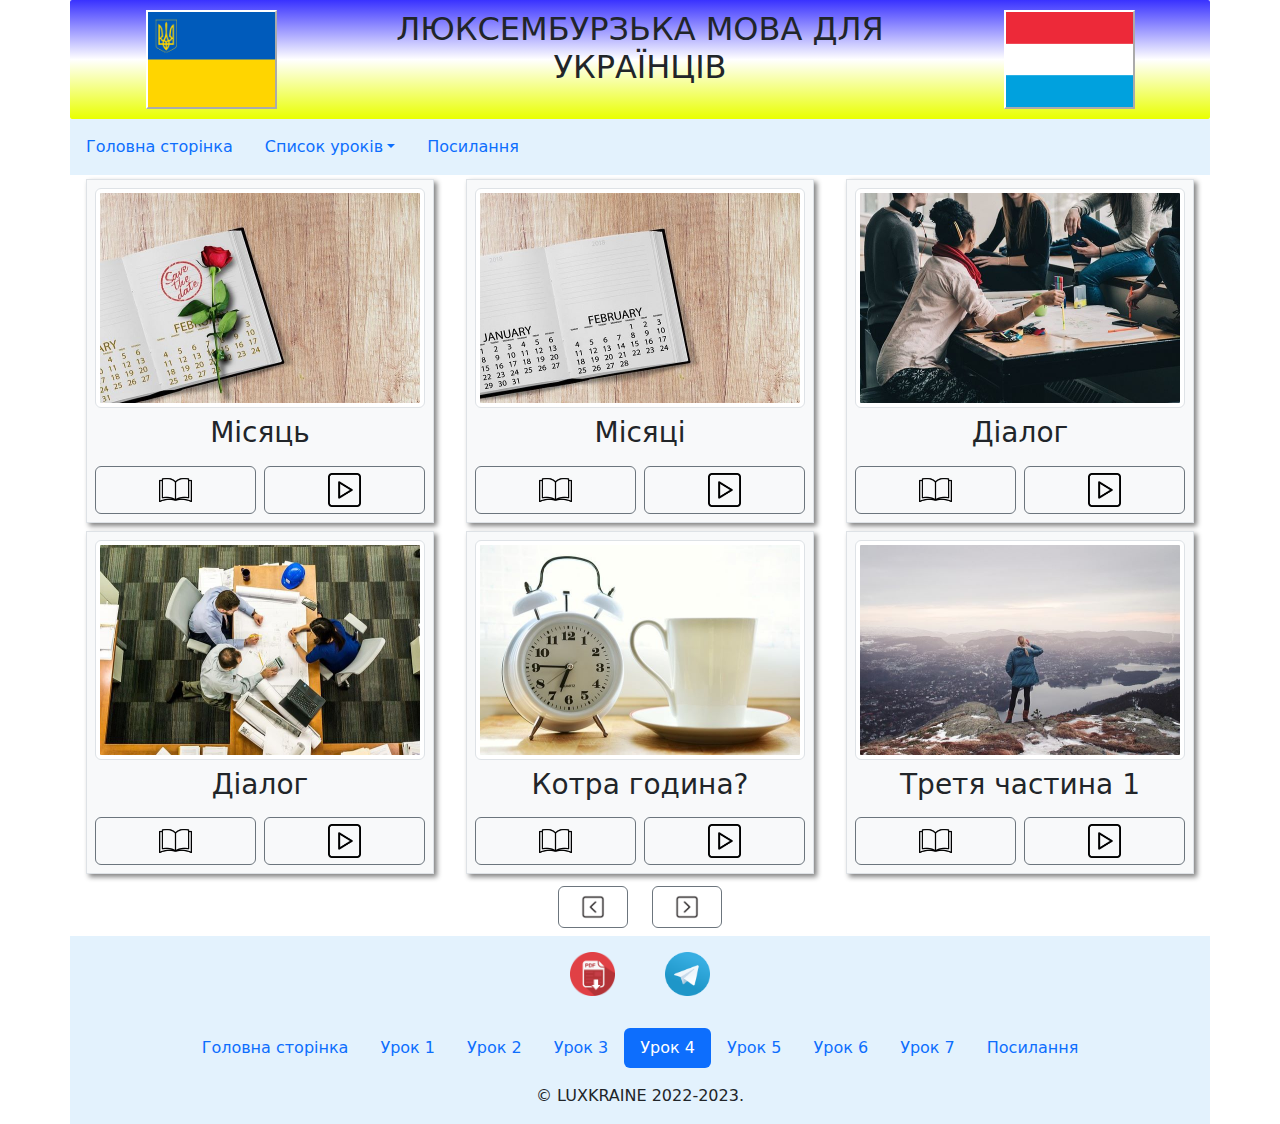
<file: lesson4.html>
<!DOCTYPE html>
<html lang="en">
  <head>
    <meta charset="UTF-8" />
    <meta http-equiv="X-UA-Compatible" content="IE=edge" />
    <meta name="viewport" content="width=device-width, initial-scale=1.0" />
    <title>Урок 4</title>
    <link rel="stylesheet" href="style/bootstrap.min.css" />
    <link
      rel="stylesheet"
      type="text/css"
      href="style/green-audio-player.css"
    />
    <link rel="stylesheet" href="style/mystyle.css" />

    <script src="js/bootstrap.bundle.min.js"></script>
    <script src="js/green-audio-player.js"></script>
    <script src="js/myjs.js"></script>
  </head>
  <body>
    <div class="container header">
      <div class="row">
        <div class="col-lg-3 col-md-3 col-sm-3 images">
          <img
            id="images"
            class="img-fluid mx-auto d-block"
            width="50%"
            src="img/Flag_of_Ukraine.png"
          />
        </div>
        <div class="col-lg-6 col-md-6 col-sm-6">
          <h2 class="text-center text-uppercase">
            Люксембурзька мова для українців
          </h2>
        </div>
        <div class="col-lg-3 col-md-3 col-sm-3 images">
          <img
            id="images"
            class="img-fluid mx-auto d-block"
            width="50%"
            src="img/Flag_of_Luxembourg.svg.png"
          />
        </div>
      </div>
    </div>
    <div class="container">
      <div class="row">
        <nav class="navbar" style="background-color: #e3f2fd">
          <ul class="nav">
            <li class="nav-item">
              <a class="nav-link" href="index.html" title="Homepage"
                >Головна сторінка</a
              >
            </li>
            <li class="nav-item dropdown">
              <a
                class="nav-link dropdown-toggle"
                data-bs-toggle="dropdown"
                href="lesson1.html"
                role="button"
                aria-expanded="false"
                title="List of lessons"
                >Список уроків</a
              >
              <ul class="dropdown-menu">
                <li>
                  <a class="dropdown-item" href="lesson1.html" title="Lesson 1"
                    >Урок 1</a
                  >
                </li>
                <li>
                  <a class="dropdown-item" href="lesson2.html" title="Lesson 2"
                    >Урок 2</a
                  >
                </li>
                <li>
                  <a class="dropdown-item" href="lesson3.html" title="Lesson 3"
                    >Урок 3</a
                  >
                </li>
                <li>
                  <a
                    class="dropdown-item active"
                    href="lesson4.html"
                    aria-current="page"
                    title="Lesson 4"
                    >Урок 4</a
                  >
                </li>
                <li>
                  <a class="dropdown-item" href="lesson5.html" title="Lesson 5"
                    >Урок 5</a
                  >
                </li>
                <li>
                  <a class="dropdown-item" href="lesson6.html" title="Lesson 6"
                    >Урок 6</a
                  >
                </li>
                <li>
                  <a class="dropdown-item" href="lesson7.html" title="Lesson 7"
                    >Урок 7</a
                  >
                </li>
              </ul>
            </li>
            <li class="nav-item">
              <a class="nav-link" href="link.html" title="Links">Посилання</a>
            </li>
          </ul>
        </nav>
      </div>
    </div>

    <div class="container">
      <div class="row">
        <div class="col-lg-4 col-md-6 col-sm-12">
          <div class="p-2 m-1 shad border bg-light">
            <img
              src="img/19.jpg"
              class="img-fluid img-thumbnail mx-auto d-block hov"
              alt="Hello"
            />
            <h3 class="text-center p-2">Місяць</h3>
            <div class="row gx-2">
              <div class="col-6">
                <button
                  class="btn btn-outline-secondary collapsed"
                  type="button"
                  data-bs-toggle="collapse"
                  data-bs-target="#multiCollapseExample1"
                  aria-expanded="false"
                  aria-controls="multiCollapseExample1"
                >
                  <img
                    src="img/read.png"
                    class="img-fluid"
                    width="25%"
                    alt="Текст"
                  />
                </button>
              </div>
              <div class="col-6">
                <button
                  class="btn btn-outline-secondary collapsed"
                  type="button"
                  data-bs-toggle="collapse"
                  data-bs-target="#multiCollapseExample2"
                  aria-expanded="false"
                  aria-controls="multiCollapseExample2"
                >
                  <img
                    src="img/play.png"
                    class="img-fluid"
                    width="25%"
                    alt="Аудіо плеєр"
                  />
                </button>
              </div>
            </div>

            <div class="collapse p-1" id="multiCollapseExample2">
              <div class="gap-example">
                <audio>
                  <source
                    src="audio/19. Dni_tuzhnia_2.mp3"
                    type="audio/mpeg"
                  />
                </audio>
              </div>
            </div>

            <div class="collapse p-1" id="multiCollapseExample1">
              <div class="card card-body">
                <table class="table table-hover">
                  <tr>
                    <td>Місяць</td>
                    <td>Mount.</td>
                  </tr>
                  <tr>
                    <td>Рік</td>
                    <td>Joer.</td>
                  </tr>
                </table>
              </div>
            </div>
          </div>
        </div>

        <div class="col-lg-4 col-md-6 col-sm-12">
          <div class="p-2 m-1 shad border bg-light">
            <img
              src="img/20.jpg"
              class="img-fluid img-thumbnail mx-auto d-block hov"
              alt="Hello"
            />
            <h3 class="text-center p-2">Місяці</h3>
            <div class="row gx-2">
              <div class="col-6">
                <button
                  class="btn btn-outline-secondary collapsed"
                  type="button"
                  data-bs-toggle="collapse"
                  data-bs-target="#multiCollapseExample_1"
                  aria-expanded="false"
                  aria-controls="multiCollapseExample_1"
                >
                  <img
                    src="img/read.png"
                    class="img-fluid"
                    width="25%"
                    alt="Текст"
                  />
                </button>
              </div>
              <div class="col-6">
                <button
                  class="btn btn-outline-secondary collapsed"
                  type="button"
                  data-bs-toggle="collapse"
                  data-bs-target="#multiCollapseExample_2"
                  aria-expanded="false"
                  aria-controls="multiCollapseExample_2"
                >
                  <img
                    src="img/play.png"
                    class="img-fluid"
                    width="25%"
                    alt="Аудіо плеєр"
                  />
                </button>
              </div>
            </div>

            <div class="collapse p-1" id="multiCollapseExample_2">
              <div class="gap-example">
                <audio>
                  <source src="audio/20.Misiaci.mp3" type="audio/mpeg" />
                </audio>
              </div>
            </div>

            <div class="collapse p-1" id="multiCollapseExample_1">
              <div class="card card-body">
                <table class="table table-hover">
                  <tr>
                    <td>Місяці</td>
                    <td>D'Méint.</td>
                  </tr>
                  <tr>
                    <td>Січень</td>
                    <td>Januar.</td>
                  </tr>
                  <tr>
                    <td>Лютий</td>
                    <td>Februar.</td>
                  </tr>
                  <tr>
                    <td>Березень</td>
                    <td>Mäerz.</td>
                  </tr>
                  <tr>
                    <td>Квітень</td>
                    <td>Abrëll.</td>
                  </tr>
                  <tr>
                    <td>Травень</td>
                    <td>Mee.</td>
                  </tr>
                  <tr>
                    <td>Червень</td>
                    <td>Juni.</td>
                  </tr>
                  <tr>
                    <td>Липень</td>
                    <td>Juli.</td>
                  </tr>
                  <tr>
                    <td>Серпень</td>
                    <td>August.</td>
                  </tr>
                  <tr>
                    <td>Вересень</td>
                    <td>September.</td>
                  </tr>
                  <tr>
                    <td>Жовтень</td>
                    <td>Oktober.</td>
                  </tr>
                  <tr>
                    <td>Листопад</td>
                    <td>November.</td>
                  </tr>
                  <tr>
                    <td>Грудень</td>
                    <td>Dezember.</td>
                  </tr>
                </table>
              </div>
            </div>
          </div>
        </div>

        <div class="col-lg-4 col-md-6 col-sm-12">
          <div class="p-2 m-1 shad border bg-light">
            <img
              src="img/21.jpg"
              class="img-fluid img-thumbnail mx-auto d-block hov"
              alt="Hello"
            />
            <h3 class="text-center p-2">Діалог</h3>
            <div class="row gx-2">
              <div class="col-6">
                <button
                  class="btn btn-outline-secondary collapsed"
                  type="button"
                  data-bs-toggle="collapse"
                  data-bs-target="#multiCollapseExample_3"
                  aria-expanded="false"
                  aria-controls="multiCollapseExample_3"
                >
                  <img
                    src="img/read.png"
                    class="img-fluid"
                    width="25%"
                    alt="Текст"
                  />
                </button>
              </div>
              <div class="col-6">
                <button
                  class="btn btn-outline-secondary collapsed"
                  type="button"
                  data-bs-toggle="collapse"
                  data-bs-target="#multiCollapseExample_4"
                  aria-expanded="false"
                  aria-controls="multiCollapseExample_4"
                >
                  <img
                    src="img/play.png"
                    class="img-fluid"
                    width="25%"
                    alt="Аудіо плеєр"
                  />
                </button>
              </div>
            </div>

            <div class="collapse p-1" id="multiCollapseExample_4">
              <div class="gap-example">
                <audio>
                  <source
                    src="audio/21. Pruklad_dialogu_2.mp3"
                    type="audio/mpeg"
                  />
                </audio>
              </div>
            </div>

            <div class="collapse p-1" id="multiCollapseExample_3">
              <div class="card card-body">
                <table class="table table-hover">
                  <tr>
                    <td>- Коли в Люксембурзі починається шкільне навчання?</td>
                    <td>- Weini fäengt zu Lëtzebuerg d'Schoul un?</td>
                  </tr>
                  <tr>
                    <td> - Школа починається восени.</td>
                    <td> - D'Schoul fäengt am Hierscht un.</td>
                  </tr>
                  <tr>
                    <td> - А коли саме?</td>
                    <td> - An wéini genee?</td>
                  </tr>
                  <tr>
                    <td> - 15 вересня.</td>
                    <td> - (Den) 15. September.</td>
                  </tr>
                  <tr>
                    <td> - А коли закінчується шкільний рік?</td>
                    <td> - An wéini ass d'Schouljoer eriwwer?</td>
                  </tr>
                  <tr>
                    <td> - 15 липня.</td>
                    <td> - Den 15. Juli.</td>
                  </tr>
                  <tr>
                    <td>
                       - Як дивно! У нас в Україні шкільний рік починається 1
                      вересня і закінчується як правило 1 червня.
                    </td>
                    <td>
                       - Wéi komesch! Bei ons an der Ukraine fäengt d'Schoul den 1.
                      September un an ass gewéinlech den 1. Juni eriwwer.
                    </td>
                  </tr>
                </table>
              </div>
            </div>
          </div>
        </div>

        <div class="col-lg-4 col-md-6 col-sm-12">
          <div class="p-2 m-1 shad border bg-light">
            <img
              src="img/22.jpg"
              class="img-fluid img-thumbnail mx-auto d-block hov"
              alt="Як ви поживаєте"
            />
            <h3 class="text-center p-2">Діалог</h3>
            <div class="row gx-2">
              <div class="col-6">
                <button
                  class="btn btn-outline-secondary collapsed"
                  type="button"
                  data-bs-toggle="collapse"
                  data-bs-target="#multiCollapseExample_5"
                  aria-expanded="false"
                  aria-controls="multiCollapseExample_5"
                >
                  <img
                    src="img/read.png"
                    class="img-fluid"
                    width="25%"
                    alt="Текст"
                  />
                </button>
              </div>
              <div class="col-6">
                <button
                  class="btn btn-outline-secondary collapsed"
                  type="button"
                  data-bs-toggle="collapse"
                  data-bs-target="#multiCollapseExample_6"
                  aria-expanded="false"
                  aria-controls="multiCollapseExample_6"
                >
                  <img
                    src="img/play.png"
                    class="img-fluid"
                    width="25%"
                    alt="Аудіо плеєр"
                  />
                </button>
              </div>
            </div>

            <div class="collapse p-1" id="multiCollapseExample_6">
              <div class="gap-example">
                <audio>
                  <source
                    src="audio/22.Pruklad_dialogu_3_Dni,misiaci.mp3"
                    type="audio/mpeg"
                  />
                </audio>
              </div>
            </div>

            <div class="collapse p-1" id="multiCollapseExample_5">
              <div class="card card-body">
                <table class="table table-hover">
                  <tr>
                    <td> - Який сьогодні день?</td>
                    <td> - Wat fir en Dag ass haut?</td>
                  </tr>
                  <tr>
                    <td> - Сьогодні понеділок, 18 серпня.</td>
                    <td> - Haut ass Méindeg, den 18 August.</td>
                  </tr>
                </table>
              </div>
            </div>
          </div>
        </div>

        <div class="col-lg-4 col-md-6 col-sm-12">
          <div class="p-2 m-1 shad border bg-light">
            <img
              src="img/23.jpg"
              class="img-fluid img-thumbnail mx-auto d-block hov"
              alt="Подяка"
            />
            <h3 class="text-center p-2">Котра година?</h3>
            <div class="row gx-2">
              <div class="col-6">
                <button
                  class="btn btn-outline-secondary collapsed"
                  type="button"
                  data-bs-toggle="collapse"
                  data-bs-target="#multiCollapseExample_7"
                  aria-expanded="false"
                  aria-controls="multiCollapseExample_7"
                >
                  <img
                    src="img/read.png"
                    class="img-fluid"
                    width="25%"
                    alt="Текст"
                  />
                </button>
              </div>
              <div class="col-6">
                <button
                  class="btn btn-outline-secondary collapsed"
                  type="button"
                  data-bs-toggle="collapse"
                  data-bs-target="#multiCollapseExample_8"
                  aria-expanded="false"
                  aria-controls="multiCollapseExample_8"
                >
                  <img
                    src="img/play.png"
                    class="img-fluid"
                    width="25%"
                    alt="Аудіо плеєр"
                  />
                </button>
              </div>
            </div>

            <div class="collapse p-1" id="multiCollapseExample_8">
              <div class="gap-example">
                <audio>
                  <source src="audio/23. Kotra_goduna.mp3" type="audio/mpeg" />
                </audio>
              </div>
            </div>

            <div class="collapse p-1" id="multiCollapseExample_7">
              <div class="card card-body">
                <table class="table table-hover">
                  <tr>
                    <td>Котра година?</td>
                    <td>Wéi vill Auer ass et?</td>
                  </tr>
                  <tr>
                    <td>Скажіть, будь-ласка, котра година?</td>
                    <td>Kënnt Dir mir w.e.g. soën, wéi vill Auer et ass?</td>
                  </tr>
                  <tr>
                    <td>Зараз 13:45.</td>
                    <td>
                      Et ass elo dräizéng Auer fënnefanvéierzeg (Véierel vir
                      zwou).
                    </td>
                  </tr>
                  <tr>
                    <td>Зараз 8:25.</td>
                    <td>
                      Et ass elo aacht Auer fënnefanzwanzeg (fënnef vir Hallwer
                      néng).
                    </td>
                  </tr>
                  <tr>
                    <td>Зараз 20:10.</td>
                    <td>Et ass elo zéng op aacht.</td>
                  </tr>
                  <tr>
                    <td>Зараз чверть на десяту.</td>
                    <td>Et ass elo Véierel op néng.</td>
                  </tr>
                  <tr>
                    <td>Зараз пів на десяту.</td>
                    <td>Et ass elo Hallwer zéng.</td>
                  </tr>
                  <tr>
                    <td>Зараз за 15 десята.</td>
                    <td>Et ass elo Véierel vir zéng.</td>
                  </tr>
                </table>
              </div>
            </div>
          </div>
        </div>

        <div class="col-lg-4 col-md-6 col-sm-12">
          <div class="p-2 m-1 shad border bg-light">
            <img
              src="img/24.jpg"
              class="img-fluid img-thumbnail mx-auto d-block hov"
              alt="Вибачте"
            />
            <h3 class="text-center p-2">Третя частина 1</h3>
            <div class="row gx-2">
              <div class="col-6">
                <button
                  class="btn btn-outline-secondary collapsed"
                  type="button"
                  data-bs-toggle="collapse"
                  data-bs-target="#multiCollapseExample_9"
                  aria-expanded="false"
                  aria-controls="multiCollapseExample_9"
                >
                  <img
                    src="img/read.png"
                    class="img-fluid"
                    width="25%"
                    alt="Текст"
                  />
                </button>
              </div>
              <div class="col-6">
                <button
                  class="btn btn-outline-secondary collapsed"
                  type="button"
                  data-bs-toggle="collapse"
                  data-bs-target="#multiCollapseExample_10"
                  aria-expanded="false"
                  aria-controls="multiCollapseExample_10"
                >
                  <img
                    src="img/play.png"
                    class="img-fluid"
                    width="25%"
                    alt="Аудіо плеєр"
                  />
                </button>
              </div>
            </div>

            <div class="collapse p-1" id="multiCollapseExample_10">
              <div class="gap-example">
                <audio>
                  <source
                    src="audio/24. Pidsumkove_zachutuvannia_chactuna3a.mp3"
                    type="audio/mpeg"
                  />
                </audio>
              </div>
            </div>

            <div class="collapse p-1" id="multiCollapseExample_9">
              <div class="card card-body">
                <table class="table table-hover">
                  <tr>
                    <td>Нуль</td>
                    <td>Null</td>
                  </tr>
                  <tr>
                    <td>Один</td>
                    <td>Eent</td>
                  </tr>
                  <tr>
                    <td>Два</td>
                    <td>Zwee</td>
                  </tr>
                  <tr>
                    <td>Три</td>
                    <td>Dräi</td>
                  </tr>
                  <tr>
                    <td>Чотири</td>
                    <td>Véier</td>
                  </tr>
                  <tr>
                    <td>П'ять</td>
                    <td>Fënnef</td>
                  </tr>
                  <tr>
                    <td>Шість</td>
                    <td>Sechs</td>
                  </tr>
                  <tr>
                    <td>Сім</td>
                    <td>Siwen</td>
                  </tr>
                  <tr>
                    <td>Вісім</td>
                    <td>Aacht</td>
                  </tr>
                  <tr>
                    <td>Дев'ять</td>
                    <td>Néng</td>
                  </tr>
                  <tr>
                    <td>Десять</td>
                    <td>Zéng</td>
                  </tr>
                  <tr>
                    <td>Одинадцять</td>
                    <td>Eelef</td>
                  </tr>
                  <tr>
                    <td>Дванадцять</td>
                    <td>Zwielef</td>
                  </tr>
                  <tr>
                    <td>Тринадцять</td>
                    <td>Dräizéng</td>
                  </tr>
                  <tr>
                    <td>Чотирнадцять</td>
                    <td>Véierzéng</td>
                  </tr>
                  <tr>
                    <td>П'ятнадцять</td>
                    <td>Fofzéng</td>
                  </tr>
                  <tr>
                    <td>Шістнадцять</td>
                    <td>Siechzéng</td>
                  </tr>
                  <tr>
                    <td>Сімнадцять</td>
                    <td>Siewenzéng</td>
                  </tr>
                  <tr>
                    <td>Вісімнадцять</td>
                    <td>Uechzéng</td>
                  </tr>
                  <tr>
                    <td>Дев'ятнадцять</td>
                    <td>Nonzéng</td>
                  </tr>
                  <tr>
                    <td>Двадцять</td>
                    <td>Zwanzeg</td>
                  </tr>
                  <tr>
                    <td>Тридцять</td>
                    <td>Drësseg</td>
                  </tr>
                  <tr>
                    <td>Сорок</td>
                    <td>Véierzeg</td>
                  </tr>
                  <tr>
                    <td>П'ятдесят</td>
                    <td>Fofzeg</td>
                  </tr>
                  <tr>
                    <td>Шістдесят</td>
                    <td>Siechzeg</td>
                  </tr>
                  <tr>
                    <td>Сімдесят</td>
                    <td>Siewwenzeg</td>
                  </tr>
                  <tr>
                    <td>Вісімдесят</td>
                    <td>Achtzeg</td>
                  </tr>
                  <tr>
                    <td>Дев'яносто</td>
                    <td>Nonzeg</td>
                  </tr>
                  <tr>
                    <td>Сто</td>
                    <td>Honnert</td>
                  </tr>
                  <tr>
                    <td>Двісті</td>
                    <td>Zweehonnert</td>
                  </tr>
                  <tr>
                    <td>Триста</td>
                    <td>Dräihonnert</td>
                  </tr>
                  <tr>
                    <td>Чотириста</td>
                    <td>Véierhonnert</td>
                  </tr>
                  <tr>
                    <td>П'ятсот</td>
                    <td>Fënnefhonnert</td>
                  </tr>
                  <tr>
                    <td>Шістсот</td>
                    <td>Sechshonnert</td>
                  </tr>
                  <tr>
                    <td>Сімсот</td>
                    <td>Siwenhonnert</td>
                  </tr>
                  <tr>
                    <td>Вісімсот</td>
                    <td>Aachthonnert</td>
                  </tr>
                  <tr>
                    <td>Дев'ятсот</td>
                    <td>Nénghonnert</td>
                  </tr>
                  <tr>
                    <td>Тисяча</td>
                    <td>Dausend</td>
                  </tr>
                  <tr>
                    <td>Дві тисячі</td>
                    <td>Zweedausend</td>
                  </tr>
                  <tr>
                    <td>Три тисячі</td>
                    <td>Dräidausend</td>
                  </tr>
                  <tr>
                    <td>Мільйон</td>
                    <td>Eng Milioun</td>
                  </tr>
                  <tr>
                    <td>21</td>
                    <td>eenanzwanzeg</td>
                  </tr>
                  <tr>
                    <td>22</td>
                    <td>zweeanzwanzeg</td>
                  </tr>
                  <tr>
                    <td>125</td>
                    <td>honnertfënnef anzwanzeg</td>
                  </tr>
                  <tr>
                    <td>2037</td>
                    <td>zweedausend siewenandrësseg</td>
                  </tr>
                  <tr>
                    <td>Який ваш номер соціальної страхівки?</td>
                    <td>Wéi ass äer Matriculsnummer?</td>
                  </tr>
                  <tr>
                    <td>Мені потрібно ваш номер соціальної страхівки.</td>
                    <td>Ech brauch äer Matriculsnummer.</td>
                  </tr>
                  <tr>
                    <td>Мій номер соціальної страхівки.</td>
                    <td>Meng Matriculsnummer ass.</td>
                  </tr>
                  <tr>
                    <td>Мені потрібен номер вашого телефону.</td>
                    <td>Ech brauch äer Telefonsnummer.</td>
                  </tr>
                  <tr>
                    <td>Мій номер телефону.</td>
                    <td>Meng Telefonsnummer ass.</td>
                  </tr>
                  <tr>
                    <td>Зима</td>
                    <td>Wanter.</td>
                  </tr>
                  <tr>
                    <td>Весна</td>
                    <td>Fréijoer.</td>
                  </tr>
                  <tr>
                    <td>Літо</td>
                    <td>Summer.</td>
                  </tr>
                  <tr>
                    <td>Осінь</td>
                    <td>Hierscht.</td>
                  </tr>
                  <tr>
                    <td>Дні тижня</td>
                    <td>D'Wochendeeg.</td>
                  </tr>
                  <tr>
                    <td>Понеділок</td>
                    <td>Méindeg.</td>
                  </tr>
                  <tr>
                    <td>Вівторок</td>
                    <td>Dënschdeg.</td>
                  </tr>
                  <tr>
                    <td>Середа</td>
                    <td>Mëttwoch.</td>
                  </tr>
                  <tr>
                    <td>Червер</td>
                    <td>Donneschdeg.</td>
                  </tr>
                  <tr>
                    <td>П'ятниця</td>
                    <td>Freideg.</td>
                  </tr>
                  <tr>
                    <td>Субота</td>
                    <td>Samschdeg.</td>
                  </tr>
                  <tr>
                    <td>Неділя</td>
                    <td>Sonndeg.</td>
                  </tr>
                  <tr>
                    <td>Сьогодні</td>
                    <td>Haut.</td>
                  </tr>
                  <tr>
                    <td>Завтра</td>
                    <td>Muer.</td>
                  </tr>
                  <tr>
                    <td>Вчора</td>
                    <td>Gëschter.</td>
                  </tr>
                  <tr>
                    <td>День</td>
                    <td>Dag.</td>
                  </tr>
                  <tr>
                    <td>Тиждень</td>
                    <td>Woch.</td>
                  </tr>
                  <tr>
                    <td>Місяць</td>
                    <td>Mount.</td>
                  </tr>
                  <tr>
                    <td>Рік</td>
                    <td>Joer.</td>
                  </tr>
                  <tr>
                    <td>Місяці</td>
                    <td>D'Méint.</td>
                  </tr>
                  <tr>
                    <td>Січень</td>
                    <td>Januar.</td>
                  </tr>
                  <tr>
                    <td>Лютий</td>
                    <td>Februar.</td>
                  </tr>
                  <tr>
                    <td>Березень</td>
                    <td>Mäerz.</td>
                  </tr>
                  <tr>
                    <td>Квітень</td>
                    <td>Abrëll.</td>
                  </tr>
                  <tr>
                    <td>Травень</td>
                    <td>Mee.</td>
                  </tr>
                  <tr>
                    <td>Червень</td>
                    <td>Juni.</td>
                  </tr>
                  <tr>
                    <td>Липень</td>
                    <td>Juli.</td>
                  </tr>
                  <tr>
                    <td>Серпень</td>
                    <td>August.</td>
                  </tr>
                  <tr>
                    <td>Вересень</td>
                    <td>September.</td>
                  </tr>
                  <tr>
                    <td>Жовтень</td>
                    <td>Oktober.</td>
                  </tr>
                  <tr>
                    <td>Листопад</td>
                    <td>November.</td>
                  </tr>
                  <tr>
                    <td>Грудень</td>
                    <td>Dezember.</td>
                  </tr>
                  <tr>
                    <td>Який сьогодні день?</td>
                    <td>Wat fir en Dag ass haut?</td>
                  </tr>
                  <tr>
                    <td>Сьогодні понеділок, 18 серпня.</td>
                    <td>Haut ass Méindeg, den 18 August.</td>
                  </tr>
                </table>
              </div>
            </div>
          </div>
        </div>

        <div class="row justify-content-center p-2 m-0">
          <div class="col-4 col-lg-1 col-md-2 col-sm-3">
            <button
              class="btn btn-outline-secondary"
              type="button"
              onclick="window.location.href='lesson3.html';"
            >
              <img src="img/left.png" class="img-fluid" width="65%" />
            </button>
          </div>
          <div class="col-4 col-lg-1 col-md-2 col-sm-3">
            <button
              class="btn btn-outline-secondary"
              type="button"
              onclick="window.location.href='lesson5.html';"
            >
              <img src="img/right.png" class="img-fluid" width="65%" />
            </button>
          </div>
        </div>
      </div>
    </div>

    <div class="container" style="background-color: var(--colHead)">
      <div class="row justify-content-center text-center">
        <div class="col-3 col-lg-1 col-md-2 col-sm-2 p-3">
          <a href="pdf/Lessons.pdf" target="_blank" title="PDF"
            ><img class="img-fluid hov" width="70%" src="img/pdf-icon.png"
          /></a>
        </div>
        <div class="col-3 col-lg-1 col-md-2 col-sm-2 p-3 text-center">
          <a
            href="https://t.me/+CLiMJfTA4UliN2My"
            target="_blank"
            title="Telegram"
            ><img
              class="img-fluid hov"
              width="70%"
              src="img/telegram-logo-png-0.png"
          /></a>
        </div>
        <div class="col-lg-12 col-md-12 col-sm-12 p-3">
          <ul class="nav nav-pills justify-content-center">
            <li class="nav-item">
              <a class="nav-link" href="index.html" title="Homepage"
                >Головна сторінка</a
              >
            </li>
            <li class="nav-item">
              <a class="nav-link" href="lesson1.html" title="Lesson 1"
                >Урок 1</a
              >
            </li>
            <li class="nav-item">
              <a class="nav-link" href="lesson2.html" title="Lesson 2"
                >Урок 2</a
              >
            </li>
            <li class="nav-item">
              <a class="nav-link" href="lesson3.html" title="Lesson 3"
                >Урок 3</a
              >
            </li>
            <li class="nav-item">
              <a
                class="nav-link active hov"
                aria-current="page"
                href="lesson4.html"
                title="Lesson 4"
                >Урок 4</a
              >
            </li>
            <li class="nav-item">
              <a class="nav-link" href="lesson5.html" title="Lesson 5"
                >Урок 5</a
              >
            </li>
            <li class="nav-item">
              <a class="nav-link" href="lesson6.html" title="Lesson 6"
                >Урок 6</a
              >
            </li>
            <li class="nav-item">
              <a class="nav-link" href="lesson7.html" title="Lesson 7"
                >Урок 7</a
              >
            </li>
            <li class="nav-item">
              <a class="nav-link" href="link.html" title="Links">Посилання</a>
            </li>
          </ul>
        </div>
        <div class="col-12">
          <div class="text-uppercase">
            <p>&copy Luxkraine 2022-2023.</p>
          </div>
        </div>
      </div>
    </div>
  </body>
</html>
</file>
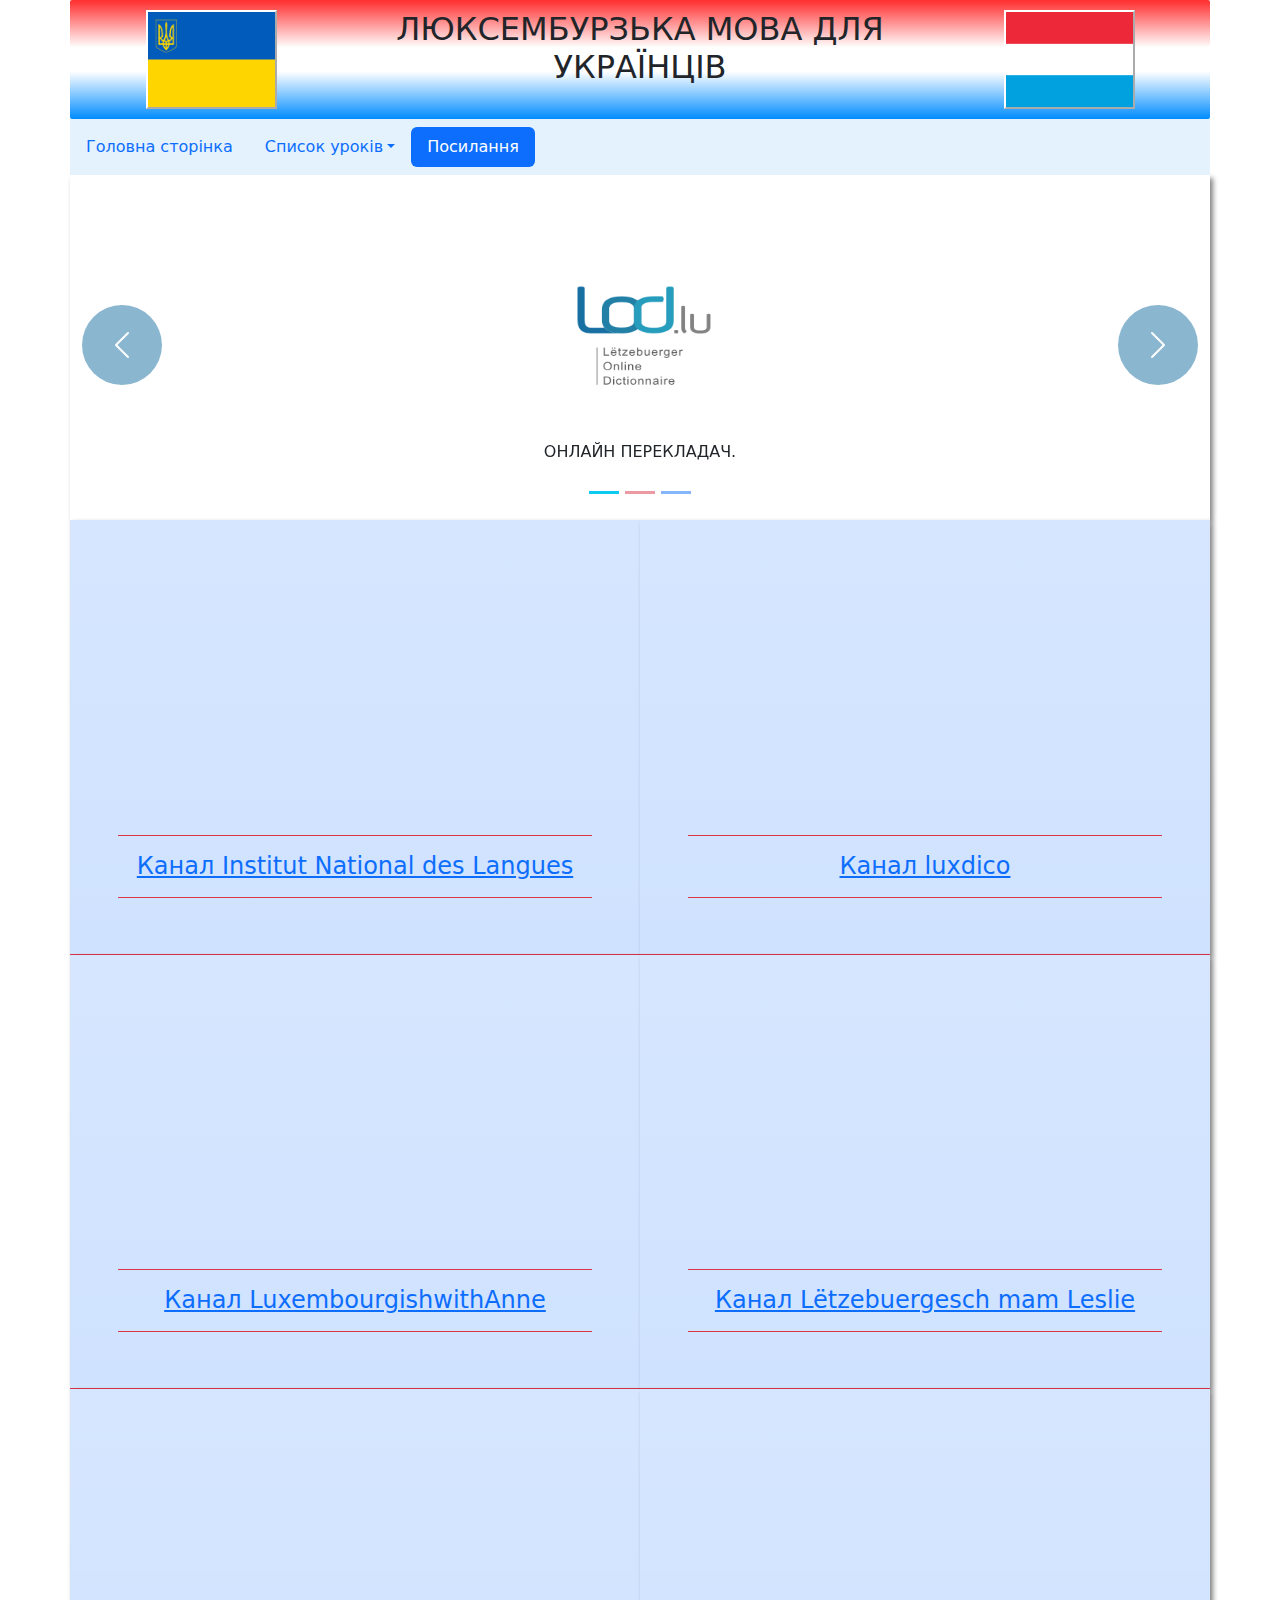
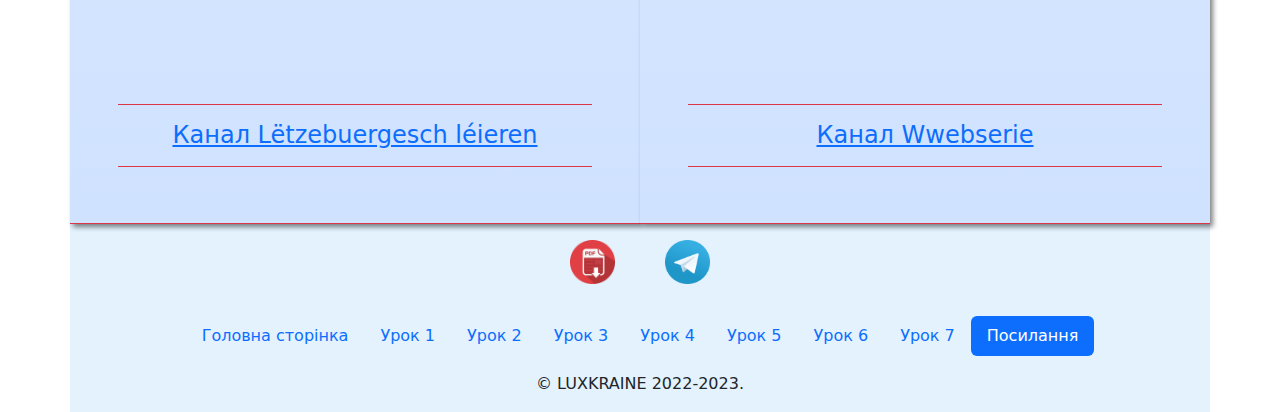
<file: link.html>
<!DOCTYPE html>
<html lang="en">
  <head>
    <meta charset="UTF-8" />
    <meta http-equiv="X-UA-Compatible" content="IE=edge" />
    <meta name="viewport" content="width=device-width, initial-scale=1.0" />
    <title>Посилання</title>
    <link rel="stylesheet" href="style/bootstrap.min.css" />
    <link
      rel="stylesheet"
      type="text/css"
      href="style/green-audio-player.css"
    />
    <link rel="stylesheet" href="style/mystyle.css" />

    <script src="js/bootstrap.bundle.min.js"></script>
    <script src="js/green-audio-player.js"></script>
    <script src="js/myjs.js"></script>
  </head>
  <body>
    <div class="container header_lesson">
      <div class="row">
        <div class="col-lg-3 col-md-3 col-sm-3 images">
          <img
            id="images"
            class="img-fluid mx-auto d-block"
            width="50%"
            src="img/Flag_of_Ukraine.png"
          />
        </div>
        <div class="col-lg-6 col-md-6 col-sm-6">
          <h2 class="text-center text-uppercase">
            Люксембурзька мова для українців
          </h2>
        </div>
        <div class="col-lg-3 col-md-3 col-sm-3 images">
          <img
            id="images"
            class="img-fluid mx-auto d-block"
            width="50%"
            src="img/Flag_of_Luxembourg.svg.png"
          />
        </div>
      </div>
    </div>

    <div class="container">
      <div class="row">
        <nav class="navbar" style="background-color: var(--colHead)">
          <ul class="nav nav-pills">
            <li class="nav-item">
              <a class="nav-link" href="index.html" title="Homepage">Головна сторінка</a>
            </li>
            <li class="nav-item dropdown">
              <a
                class="nav-link dropdown-toggle"
                data-bs-toggle="dropdown"
                href="#"
                role="button"
                aria-expanded="false" title="List of lessons"
                >Список уроків</a
              >
              <ul class="dropdown-menu">
                <li>
                  <a class="dropdown-item" href="lesson1.html" title="Lesson 1">Урок 1</a>
                </li>
                <li><a class="dropdown-item" href="lesson2.html" title="Lesson 2">Урок 2</a></li>
                <li><a class="dropdown-item" href="lesson3.html" title="Lesson 3">Урок 3</a></li>
                <li><a class="dropdown-item" href="lesson4.html" title="Lesson 4">Урок 4</a></li>
                <li><a class="dropdown-item" href="lesson5.html" title="Lesson 5">Урок 5</a></li>
                <li><a class="dropdown-item" href="lesson6.html" title="Lesson 6">Урок 6</a></li>
                <li><a class="dropdown-item" href="lesson7.html" title="Lesson 7">Урок 7</a></li>
              </ul>
            </li>
            <li class="nav-item">
              <a class="nav-link active" aria-current="page" href="link.html" title="Links"
                >Посилання</a
              >
            </li>
          </ul>
        </nav>
      </div>
    </div>

    <div class="container">
      <div class="row">
        <div class="col-12 col-lg-12 col-md-12 col-sm-12 shad">
          <div id="carouselExampleCaptions" class="carousel slide">
            <div class="carousel-indicators">
              <button
                type="button"
                data-bs-target="#carouselExampleCaptions"
                data-bs-slide-to="0"
                class="active bg-info"
                aria-current="true"
                aria-label="Slide 1"
              ></button>
              <button
                type="button"
                class="bg-danger"
                data-bs-target="#carouselExampleCaptions"
                data-bs-slide-to="1"
                aria-label="Slide 2"
              ></button>
              <button
                type="button"
                class="bg-primary"
                data-bs-target="#carouselExampleCaptions"
                data-bs-slide-to="2"
                aria-label="Slide 3"
              ></button>
            </div>
            <div class="carousel-inner">
              <div class="carousel-item active">
                <a href="https://lod.lu/" target="_blank">
                  <img
                    src="img/New folder/lod_logo.7155fd4b_2.png"
                    width="460px"
                    height="345px"
                    class="d-block car hov p-5"
                    alt="https://lod.lu/"
                  />
                </a>
                <div class="carousel-caption text-dark">
                  <p class="text-uppercase">Онлайн перекладач.</p>
                </div>
              </div>
              <div class="carousel-item">
                <a href="https://llo.lu/en/" target="_blank">
                  <img
                    src="img/New folder/logo-inline4.png"
                    width="460px"
                    height="345px"
                    class="d-block car hov p-5"
                    alt="https://llo.lu/en/"
                  />
                </a>

                <div class="carousel-caption text-dark">
                  <p class="text-uppercase">
                    Онлайн уроки люксембурзької мови.
                  </p>
                </div>
              </div>
              <div class="carousel-item">
                <a href="https://learningapps.org/view12985294" target="_blank"
                  ><img
                    src="img/New folder/smallLogo.png"
                    width="460px"
                    height="345px"
                    class="d-block car hov p-5"
                    alt="https://learningapps.org/view12985294"
                /></a>

                <div class="carousel-caption text-dark">
                  <p class="text-uppercase">
                    Онлайн уроки люксембурзької мови.
                  </p>
                </div>
              </div>
            </div>

            <button
              class="carousel-control-prev btncar"
              type="button"
              data-bs-target="#carouselExampleCaptions"
              data-bs-slide="prev"
            >
              <span
                class="carousel-control-prev-icon"
                aria-hidden="true"
              ></span>
              <span class="visually-hidden">Previous</span>
            </button>
            <button
              class="carousel-control-next btncar"
              type="button"
              data-bs-target="#carouselExampleCaptions"
              data-bs-slide="next"
            >
              <span
                class="carousel-control-next-icon"
                aria-hidden="true"
              ></span>
              <span class="visually-hidden">Next</span>
            </button>
          </div>
        </div>
      </div>
    </div>

    <div class="container">
      <div class="row">
        <div
          class="col-lg-6 col-md-6 col-sm-12 shad bg-primary-subtle bg-gradient p-5 border-bottom border-danger"
        >
          <div class="ratio ratio-16x9 border-bottom border-danger">
            <iframe
              width="560"
              height="315"
              src="https://www.youtube.com/embed/32OWDF3fVHM"
              title="YouTube video player"
              frameborder="0"
              allow="accelerometer; autoplay; clipboard-write; encrypted-media; gyroscope; picture-in-picture"
              allowfullscreen
            ></iframe>
          </div>
          <div class="h4 text-center p-3 border-bottom border-danger lin">
            <a
              class="lin"
              href="https://www.youtube.com/@institutnationaldeslangues6551/featured"
              target="_blank"
              >Канал Institut National des Langues</a
            >
          </div>
        </div>
        <div
          class="col-lg-6 col-md-6 col-sm-12 shad bg-primary-subtle bg-gradient p-5 border-bottom border-danger"
        >
          <div class="ratio ratio-16x9 border-bottom border-danger">
            <iframe
              width="560"
              height="315"
              src="https://www.youtube.com/embed/-edWOvjmwpw"
              title="YouTube video player"
              frameborder="0"
              allow="accelerometer; autoplay; clipboard-write; encrypted-media; gyroscope; picture-in-picture"
              allowfullscreen
            ></iframe>
          </div>
          <div class="h4 text-center p-3 border-bottom border-danger lin">
            <a
              class="lin"
              href="https://www.youtube.com/@luxdico"
              target="_blank"
              >Канал luxdico</a
            >
          </div>
        </div>

        <div
          class="col-lg-6 col-md-6 col-sm-12 shad bg-primary-subtle bg-gradient p-5 border-bottom border-danger"
        >
          <div class="ratio ratio-16x9 border-bottom border-danger">
            <iframe
              width="560"
              height="315"
              src="https://www.youtube.com/embed/MrdwjB4TIBs"
              title="YouTube video player"
              frameborder="0"
              allow="accelerometer; autoplay; clipboard-write; encrypted-media; gyroscope; picture-in-picture"
              allowfullscreen
            ></iframe>
          </div>
          <div class="h4 text-center p-3 border-bottom border-danger lin">
            <a
              class="lin"
              href="https://www.youtube.com/@LuxembourgishwithAnne"
              target="_blank"
              >Канал LuxembourgishwithAnne</a
            >
          </div>
        </div>
        <div
          class="col-lg-6 col-md-6 col-sm-12 shad bg-primary-subtle bg-gradient p-5 border-bottom border-danger"
        >
          <div class="ratio ratio-16x9 border-bottom border-danger">
            <iframe
              width="560"
              height="315"
              src="https://www.youtube.com/embed/JlSbOPuqgx0"
              title="YouTube video player"
              frameborder="0"
              allow="accelerometer; autoplay; clipboard-write; encrypted-media; gyroscope; picture-in-picture"
              allowfullscreen
            ></iframe>
          </div>
          <div class="h4 text-center p-3 border-bottom border-danger lin">
            <a
              class="lin"
              href="https://www.youtube.com/@letzebuergeschmamleslie9488/featured"
              target="_blank"
              >Канал Lëtzebuergesch mam Leslie</a
            >
          </div>
        </div>

        <div
          class="col-lg-6 col-md-6 col-sm-12 shad bg-primary-subtle bg-gradient p-5 border-bottom border-danger"
        >
          <div class="ratio ratio-16x9 border-bottom border-danger">
            <iframe
              width="560"
              height="315"
              src="https://www.youtube.com/embed/B227xW6DS5c"
              title="YouTube video player"
              frameborder="0"
              allow="accelerometer; autoplay; clipboard-write; encrypted-media; gyroscope; picture-in-picture"
              allowfullscreen
            ></iframe>
          </div>
          <div class="h4 text-center p-3 border-bottom border-danger lin">
            <a
              class="lin"
              href="https://www.youtube.com/@letzebuergesch.leieren/featured"
              target="_blank"
              >Канал Lëtzebuergesch léieren</a
            >
          </div>
        </div>
        <div
          class="col-lg-6 col-md-6 col-sm-12 shad bg-primary-subtle bg-gradient p-5 border-bottom border-danger"
        >
          <div class="ratio ratio-16x9 border-bottom border-danger">
            <iframe
              width="560"
              height="315"
              src="https://www.youtube.com/embed/KtZZ5oYegKc"
              title="YouTube video player"
              frameborder="0"
              allow="accelerometer; autoplay; clipboard-write; encrypted-media; gyroscope; picture-in-picture"
              allowfullscreen
            ></iframe>
          </div>
          <div class="h4 text-center p-3 border-bottom border-danger lin">
            <a
              class="lin"
              href="https://www.youtube.com/@Wwebserie"
              target="_blank"
              >Канал Wwebserie</a
            >
          </div>
        </div>
      </div>
    </div>

    <div class="container" style="background-color: var(--colHead)">
      <div class="row justify-content-center text-center">
        <div class="col-3 col-lg-1 col-md-2 col-sm-2 p-3">
          <a href="pdf/Lessons.pdf" target="_blank" title="PDF"
            ><img class="img-fluid hov" width="70%" src="img/pdf-icon.png"
          /></a>
        </div>
        <div class="col-3 col-lg-1 col-md-2 col-sm-2 p-3 text-center">
          <a
            href="https://t.me/+CLiMJfTA4UliN2My"
            target="_blank"
            title="Telegram"
            ><img
              class="img-fluid hov"
              width="70%"
              src="img/telegram-logo-png-0.png"
          /></a>
        </div>
        <div class="col-lg-12 col-md-12 col-sm-12 p-3">
          <ul class="nav nav-pills justify-content-center">
            <li class="nav-item">
                <a class="nav-link" href="index.html" title="Homepage">Головна сторінка</a>
              </li>
            <li class="nav-item">
              <a class="nav-link" href="lesson1.html" title="Lesson 1">Урок 1</a>
            </li>
            <li class="nav-item">
              <a class="nav-link" href="lesson2.html" title="Lesson 2">Урок 2</a>
            </li>
            <li class="nav-item">
              <a class="nav-link" href="lesson3.html" title="Lesson 3">Урок 3</a>  
            </li>
            <li class="nav-item">
              <a class="nav-link" href="lesson4.html" title="Lesson 4">Урок 4</a>
            </li>
            <li class="nav-item">
              <a class="nav-link" href="lesson5.html" title="Lesson 5">Урок 5</a>
            </li>
            <li class="nav-item">
              <a class="nav-link" href="lesson6.html" title="Lesson 6"
                >Урок 6</a
              >
            </li>
            <li class="nav-item">
              <a class="nav-link" href="lesson7.html" title="Lesson 7"
                >Урок 7</a
              >
            </li>
            <li class="nav-item">
              <a class="nav-link active hov" href="link.html" aria-current="page" title="Links">Посилання</a>
            </li>
          </ul>
        </div>
        <div class="col-12">
          <div class="text-uppercase">
            <p>&copy Luxkraine 2022-2023.</p>
          </div>
        </div>
      </div>
    </div>
  </body>
</html>
</file>
<file: style/green-audio-player.css>
@keyframes spin {
  from {
    transform: rotateZ(0); }
  to {
    transform: rotateZ(1turn); } }

.green-audio-player {
  /* width: 400px; */
  min-width: 200px;
  height: 56px;
  box-shadow: 0 4px 16px 0 rgba(0, 0, 0, 0.07);
  display: flex !important;
  justify-content: space-between;
  align-items: center;
  padding-left: 10px;
  padding-right: 10px;
  border-radius: 6px;
  border: solid 1px rgb(199, 198, 198);
  user-select: none;
  background-color: #fff;
  box-sizing: border-box;
  outline: none; }
  .green-audio-player.player-accessible .play-pause-btn:hover,
  .green-audio-player.player-accessible .controls:hover,
  .green-audio-player.player-accessible .volume__button:hover,
  .green-audio-player.player-accessible .volume__controls:hover,
  .green-audio-player.player-accessible .download:hover {
    outline: dotted 1px #999; }
  .green-audio-player svg,
  .green-audio-player img {
    display: block; }
  .green-audio-player .holder {
    position: relative; }
    .green-audio-player .holder .loading .loading__spinner {
      position: absolute;
      left: -3px;
      bottom: 2px;
      width: 16px;
      height: 16px;
      border: 2px solid #b0b0b0;
      border-right-color: rgba(0, 0, 0, 0);
      border-radius: 50%;
      animation: spin 0.4s linear infinite; }
    .green-audio-player .holder .play-pause-btn {
      visibility: hidden;
      cursor: pointer;
      outline: none; }
      .green-audio-player .holder .play-pause-btn:focus {
        outline: none; }
  .green-audio-player .slider {
    flex-grow: 1;
    background-color: #d8d8d8;
    cursor: pointer;
    position: relative; }
    .green-audio-player .slider .gap-progress {
      background-color: #44bfa3;
      border-radius: inherit;
      position: absolute;
      pointer-events: none; }
      .green-audio-player .slider .gap-progress .pin {
        height: 16px;
        width: 16px;
        border-radius: 8px;
        background-color: #44bfa3;
        position: absolute;
        pointer-events: all;
        box-shadow: 0 1px 1px 0 rgba(0, 0, 0, 0.32); }
        .green-audio-player .slider .gap-progress .pin::after {
          content: "";
          display: block;
          background: rgba(0, 0, 0, 0);
          width: 200%;
          height: 200%;
          margin-left: -50%;
          margin-top: -50%;
          border-radius: 50%; }
  .green-audio-player .controls {
    font-family: "Roboto", sans-serif;
    font-size: 16px;
    line-height: 18px;
    color: #55606e;
    display: flex;
    flex-grow: 1;
    justify-content: space-between;
    align-items: center;
    margin-left: 15px;
    margin-right: 15px;
    outline: none; }
    .green-audio-player .controls .controls__slider {
      margin-left: 16px;
      margin-right: 16px;
      border-radius: 2px;
      height: 4px; }
      .green-audio-player .controls .controls__slider .controls__progress {
        width: 0;
        height: 100%; }
        .green-audio-player .controls .controls__slider .controls__progress .progress__pin {
          right: -8px;
          top: -6px; }
    .green-audio-player .controls span {
      cursor: default; }
    .green-audio-player .controls:focus {
      outline: none; }
  .green-audio-player .volume {
    position: relative; }
    .green-audio-player .volume .volume__button {
      cursor: pointer;
      outline: none; }
      .green-audio-player .volume .volume__button:focus {
        outline: none; }
      .green-audio-player .volume .volume__button.open path {
        fill: #44bfa3; }
    .green-audio-player .volume .volume__controls {
      width: 30px;
      height: 135px;
      background-color: rgba(0, 0, 0, 0.62);
      border-radius: 7px;
      position: absolute;
      left: -3px;
      bottom: 52px;
      flex-direction: column;
      align-items: center;
      display: flex;
      z-index: 2;
      outline: none; }
      .green-audio-player .volume .volume__controls .volume__slider {
        margin-top: 12px;
        margin-bottom: 12px;
        width: 6px;
        border-radius: 3px; }
        .green-audio-player .volume .volume__controls .volume__slider .volume__progress {
          bottom: 0;
          height: 100%;
          width: 6px; }
          .green-audio-player .volume .volume__controls .volume__slider .volume__progress .volume__pin {
            left: -5px;
            top: -8px; }
      .green-audio-player .volume .volume__controls:focus {
        outline: none; }
      .green-audio-player .volume .volume__controls.hidden {
        display: none; }
      .green-audio-player .volume .volume__controls.top {
        bottom: 52px;
        left: -3px; }
      .green-audio-player .volume .volume__controls.middle {
        bottom: -54px;
        left: 54px; }
      .green-audio-player .volume .volume__controls.bottom {
        bottom: -164px;
        left: -3px; }
  .green-audio-player .download {
    display: block;
    margin-left: 16px;
    cursor: pointer;
    outline: none; }
    .green-audio-player .download:focus {
      outline: none; }
  .green-audio-player:focus {
    outline: none; }

.message__offscreen {
  border: 0;
  clip: rect(1px, 1px, 1px, 1px);
  clip-path: inset(50%);
  height: 1px;
  margin: -1px;
  overflow: hidden;
  padding: 0;
  position: absolute;
  width: 1px;
  word-wrap: normal; }
</file>
<file: style/mystyle.css>
.shad {
  -webkit-box-shadow: 3px 3px 5px 0px rgba(0, 0, 0, 0.49);
  -moz-box-shadow: 3px 3px 5px 0px rgba(0, 0, 0, 0.49);
  box-shadow: 3px 3px 5px 0px rgba(0, 0, 0, 0.49);
}
:root {
  --colHead: #e3f2fd;
}
body {
  background-color: #ffffff56;
}
.header {
  background: #3932ff;
  background: -moz-linear-gradient(
    top,
    #3932ff 0%,
    #ffffff 50%,
    #ffffff 50%,
    #ffffff 50%,
    #ffffff 50%,
    #ffffff 50%,
    #e9ff00 100%
  );
  background: -webkit-linear-gradient(
    top,
    #3932ff 0%,
    #ffffff 50%,
    #ffffff 50%,
    #ffffff 50%,
    #ffffff 50%,
    #ffffff 50%,
    #e9ff00 100%
  );
  background: linear-gradient(
    to bottom,
    #3932ff 0%,
    #ffffff 50%,
    #ffffff 50%,
    #ffffff 50%,
    #ffffff 50%,
    #ffffff 50%,
    #e9ff00 100%
  );
  filter: progid:DXImageTransform.Microsoft.gradient( startColorstr='#3932ff', endColorstr='#e9ff00',GradientType=0 );

  border-radius: 2px;
  padding: 10px;
}
#images {
  border: outset 2px rgb(255, 255, 255);
}
@media screen and (max-width: 576px) {
  .images {
    display: none;
  }
}

.header_lesson {
  background: #ff3232;
  background: -moz-linear-gradient(
    top,
    #ff3232 1%,
    #ffffff 40%,
    #ffffff 60%,
    #008cff 100%
  );
  background: -webkit-linear-gradient(
    top,
    #ff3232 1%,
    #ffffff 40%,
    #ffffff 60%,
    #008cff 100%
  );
  background: linear-gradient(
    to bottom,
    #ff3232 1%,
    #ffffff 40%,
    #ffffff 60%,
    #008cff 100%
  );
  filter: progid:DXImageTransform.Microsoft.gradient( startColorstr='#ff3232', endColorstr='#008cff',GradientType=0 );
  border-radius: 2px;
  padding: 10px;
}
.car {
  margin: auto;
}
.btncar {
  background-color: #176fa2;
  width: 80px;
  height: 80px;
  border-radius: 50px;
  margin-top: 130px;
}

.hov {
  overflow: hidden;
}

img {
  transition: transform 0.25s;
}

.hov:hover a img {
  -webkit-transform: scale(1.1);
  -ms-transform: scale(1.1);
  transform: scale(1.1);
}
.hov:hover {
  -webkit-transform: scale(1.1);
  -ms-transform: scale(1.1);
  transform: scale(1.1);
}
.lin:hover {
  background-color: rgb(255, 0, 0);
  color: rgb(255, 255, 255);
  border-radius: 3px;
}
.nav-link:hover {
  background-color: #cdeaff;
  color: #101b24;
  border-radius: 5px;
}

iframe:hover {
  -webkit-animation: scale-up-center 0.6s ease-in both;
  animation: scale-up-center 0.6s ease-in both;
}

@keyframes scale-up-center {
  0% {
    -webkit-transform: scale(0.95);
    transform: scale(0.95);
  }
  100% {
    -webkit-transform: scale(1.05);
    transform: scale(1.05);
  }
}
#lesson25_1,
#lesson25_2,
#lesson25_3,
#lesson26_2,
#lesson26_3,
#lesson28_3,
#lesson28_1,
#lesson29_3,
#lesson29_1 {
  display: none;
}
</file>
